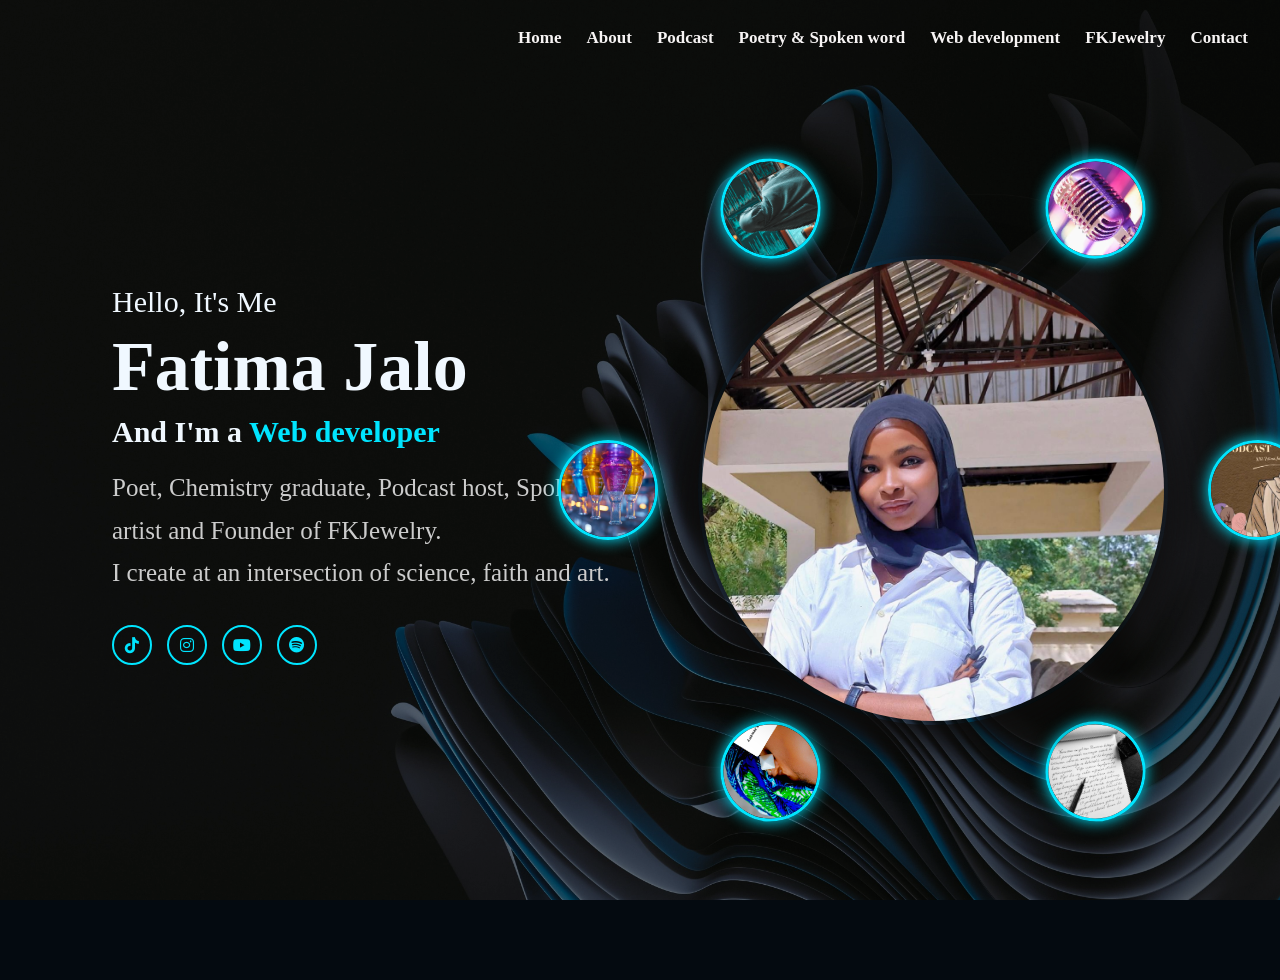
<file: index.html>
<!DOCTYPE html>
<html lang="en">
<head>
 <!--=====Meta & Basic Setup=====-->
 <meta charset="UTF-8">
 <meta http-equiv="X-UA Compatible" content="IE=EDGE">
 <meta name="viewport" content="width=device-width, initial-scale=1.0">
 <meta name="description" content="Fatima Jalo's portfolio">
 <meta name="keywords" content="web developer, chemistry, poetry, Jewlery, podcast host, nigeria">
 <meta name="author" content="Fatima Jalo">
 <meta property="og:title" content="Fatima Jalo's portfolio">
 <meta property="og:description" content="Creating at an intersection of science, faith and art">
 <meta property="og:type" content="website">
 <meta property="og:url" content="https://Fatima.dev">

 <!--=====Page Title=====-->
 <title>Home- Fatima Jalo</title>


<!--===== SEO Meta tags =====-->
 <meta name="description"
 content="Creating at an intersection of science, faith and art">
 <meta name="key words"
 content="web developer, chemist, poetry, Jewlery, podcast host, nigeria">
 <meta name="author"
 content="Fatima Jalo">

<!--Custom CSS======-->
 <link rel="stylesheet" href="css stylesheet.css">

 <link href="https://cdnjs.cloudflare.com/ajax/libs/font-awesome/6.5.0/css/all.min.css" rel="stylesheet">

 </head>
 

 <body>
  <div class="overlay">

  

 
   <!--=====Navbar=====-->
   <header>
    
  <nav class="navbar">
    <a href="index.html">Home</a>
    <a href="about.html">About</a>
    <a href="podcast.html">Podcast</a>
    <a href="poetry%20%26%20Spoken%20word.html">Poetry & Spoken word</a>
    <a href="Web%20development.html">Web development</a>
    <a href="fkjewelry.html">FKJewelry</a>
    <a href="contact.html">Contact</a>
</nav>
     
   </header>
   <main>
    
    <!--=====Hero Section=====-->
    <section class="hero">
        <div class="hero-text">
     <h3>Hello, It's Me</h3>
     <h1>Fatima Jalo</h1>
     <h2>And I'm a <span> Web developer</span></h2>
     <p>Poet, Chemistry graduate, Podcast host, Spoken word artist and Founder of FKJewelry.<br>I create at an intersection of science, faith and art.</p> 


     <!--=====Social links=====-->
     <div class="social-icons">
                <a href="https://www.tiktok.com/@fatimajalo" target="_blank" rel="noopener noreferrer" title="TikTok 1"><i class="fa-brands fa-tiktok"></i>
                <a href="https://www.instagram.com/e.ffkayy" target="_blank" rel="noopener noreferrer" title="Personal IG"><i class="fab fa-instagram"></i></a>
                <a href="https://youtube.com/@effkayy._jalo" target="_blank" rel="noopener noreferrer" title="Personal youtube"><i class="fab fa-youtube"></i></a>
               <a href="https://open.spotify.com/show/6qIzVNLpwldoMzjCNXjj7g?si=u0V_RJKcT9WDdpUdTmaJOg&utm_source=copy-link" target="_blank" rel="noopener noreferrer" title="Personal spotify" ><i class="fab fa-spotify"></i></a>
            </div>
        </div>


   
  <!-- Main photo -->
<div class="hero-image">
   <img src="WhatsApp Image 2026-08-05 at 4.56.08 AM.jpeg" width="500px" height="500px" class="circle main-photo">
   
 <!--===== Orbit images=====-->
  
<div class="orbit-container">
  
  <div class="orbit orbit1"><img src="pod img.jpeg" alt="Podcast" class="orbit-img img1" title="The Muslimah Podcast"></div>
  <div class="orbit orbit2"><img src="p icon.jpg" alt="Poetry" class="orbit-img img2" title="poetry"></div>
  <div class="orbit orbit3"><img src="fkj image.jpeg" alt="FKJewelry" class="orbit-img img3" title="FKJewelry"></div>
 <div class="orbit orbit4"><img src="beakers.jpg" alt="Chemistry" class="orbit-img img4" title="Chemistry"></div>
  <div class="orbit orbit5"> <img src="WEB D" alt="web dev" class="orbit-img img5" title="Web development"></div>
   <div class="orbit orbit6"><img src="mic.webp" alt="spoken word" class="orbit-img img6" title="spoken word"></div>

   </div>
   </div>


</div>
   </section>

  </div>

 


</main>





 




















</body>

















   















































</html>
</file>
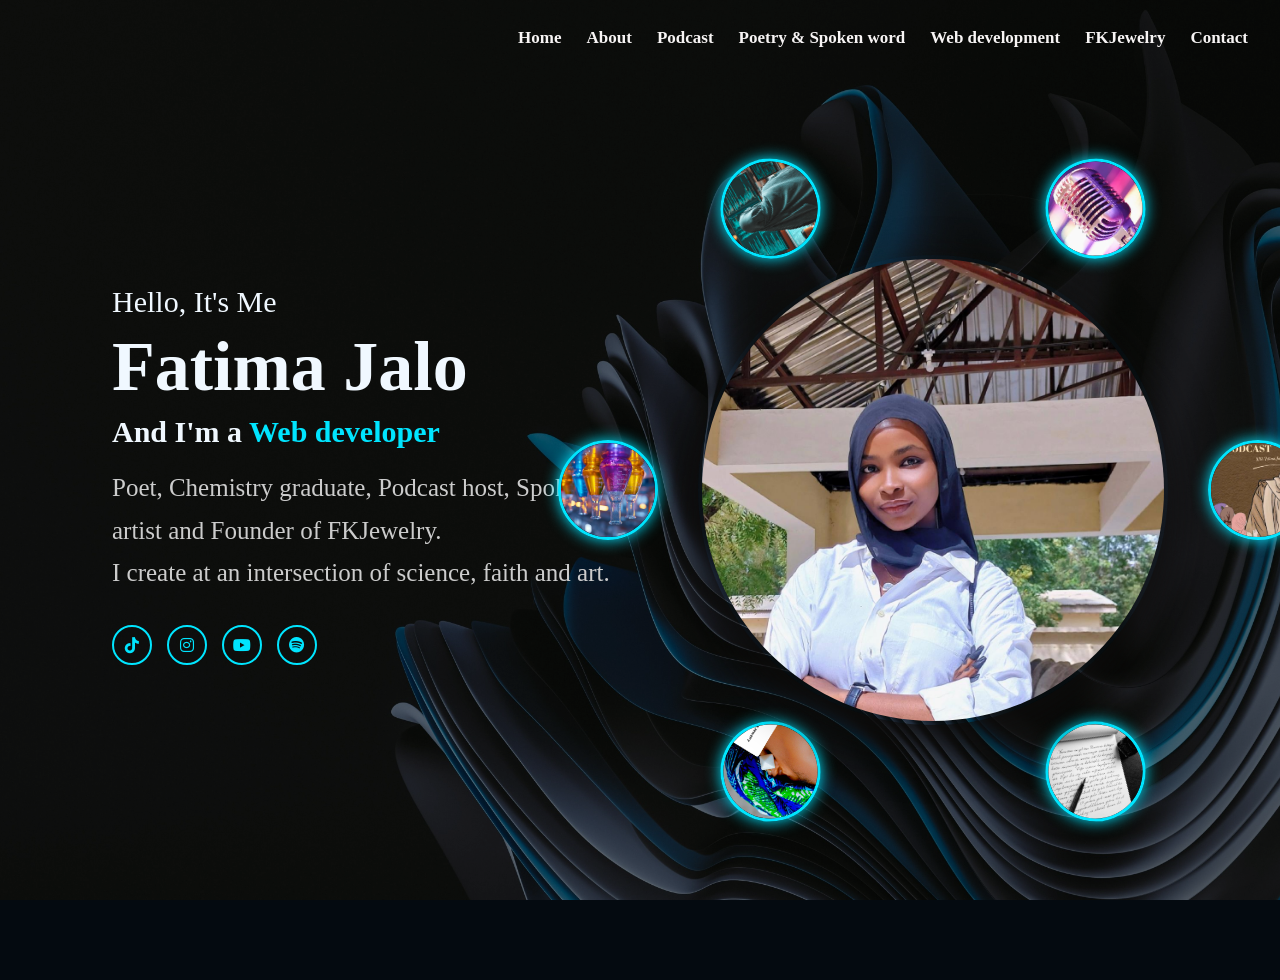
<file: Index.html>
<!DOCTYPE html>
<html lang="en">
<html>
<head>
 <!--=====Meta & Basic Setup=====-->
 <meta charset="UTF-8">
 <meta http-equiv="X-UA Compatible" content="IE=EDGE">
 <meta name="viewport" content="width=device-width, initial-scale=1.0">
 <meta name="description" content="Fatima Jalo's portfolio">
 <meta name="keywords" content="web developer, chemistry, poetry, Jewlery, podcast host, nigeria">
 <meta name="author" content="Fatima Jalo">
 <meta property="og:title" content="Fatima Jalo's portfolio">
 <meta property="og:description" content="Creating at an intersection of science, faith and art">
 <meta property="og:type" content="website">
 <meta property="og:url" content="https://Fatima.dev">

 <!--=====Page Title=====-->
 <title>Home- Fatima Jalo</title>

<!---=====Favicon=====-->
 <link href="WhatsApp Image 2026-08-05 at 4.56.08 AM.jpeg" rel="stylesheet">


<!--===== SEO Meta tags =====-->
 <meta name="description"
 content="Creating at an intersection of science, faith and art">
 <meta name="key words"
 content="web developer, chemist, poetry, Jewlery, podcast host, nigeria">
 <meta name="author"
 content="Fatima Jalo">

<!--Custom CSS======-->
 <link rel="stylesheet" href="css stylesheet.css">

 <link href="https://cdnjs.cloudflare.com/ajax/libs/font-awesome/6.5.0/css/all.min.css" rel="stylesheet">

 </head>
 

 <body>
  <div class="overlay">

  

 
   <!--=====Navbar=====-->
   <header>
    
     <nav class="navbar">
        <a href="Index.html.html">Home</a>
        <a href="About.html">About</a>
        <a href="Podcast.html">Podcast</a>
        <a href="Poetry & Spoken word.html">Poetry & Spoken word</a>
        <a href="Web development.html">Web development</a>
        <a href="FKJewelry.html">FKJewelry</a>
        <a href="Contact.html">Contact</a>
     </nav>
     
   </header>
   <main>
    
    <!--=====Hero Section=====-->
    <section class="hero">
        <div class="hero-text">
     <h3>Hello, It's Me</h3>
     <h1>Fatima Jalo</h1>
     <h2>And I'm a <span> Web developer</span></h2>
     <p>Poet, Chemistry graduate, Podcast host, Spoken word artist and Founder of FKJewelry.<br>I create at an intersection of science, faith and art.</p> 


     <!--=====Social links=====-->
     <div class="social-icons">
                <a href="https://www.tiktok.com/@fatimajalo" target="_blank" rel="noopener noreferrer" title="TikTok 1"><i class="fa-brands fa-tiktok"></i>
                <a href="https://www.instagram.com/e.ffkayy" target="_blank" rel="noopener noreferrer" title="Personal IG"><i class="fab fa-instagram"></i></a>
                <a href="https://youtube.com/@effkayy._jalo" target="_blank" rel="noopener noreferrer" title="Personal youtube"><i class="fab fa-youtube"></i></a>
               <a href="https://open.spotify.com/show/6qIzVNLpwldoMzjCNXjj7g?si=u0V_RJKcT9WDdpUdTmaJOg&utm_source=copy-link" target="_blank" rel="noopener noreferrer" title="Personal spotify" ><i class="fab fa-spotify"></i></a>
            </div>
        </div>


   
  <!-- Main photo -->
<div class="hero-image">
   <img src="WhatsApp Image 2026-08-05 at 4.56.08 AM.jpeg" width="500px" height="500px" class="circle main-photo">
   
 <!--===== Orbit images=====-->
  
<div class="orbit-container">
  
  <div class="orbit orbit1"><img src="pod img.jpeg" alt="Podcast" class="orbit-img img1" title="The Muslimah Podcast"></div>
  <div class="orbit orbit2"><img src="p icon.jpg" alt="Poetry" class="orbit-img img2" title="poetry"></div>
  <div class="orbit orbit3"><img src="fkj image.jpeg" alt="FKJewelry" class="orbit-img img3" title="FKJewelry"></div>
 <div class="orbit orbit4"><img src="beakers.jpg" alt="Chemistry" class="orbit-img img4" title="Chemistry"></div>
  <div class="orbit orbit5"> <img src="WEB D" alt="web dev" class="orbit-img img5" title="Web development"></div>
   <div class="orbit orbit6"><img src="mic.webp" alt="spoken word" class="orbit-img img6" title="spoken word"></div>

   </div>
   </div>


</div>
   </section>

  </div>

 


</main>





 




















</body>

















   















































</html>
</file>
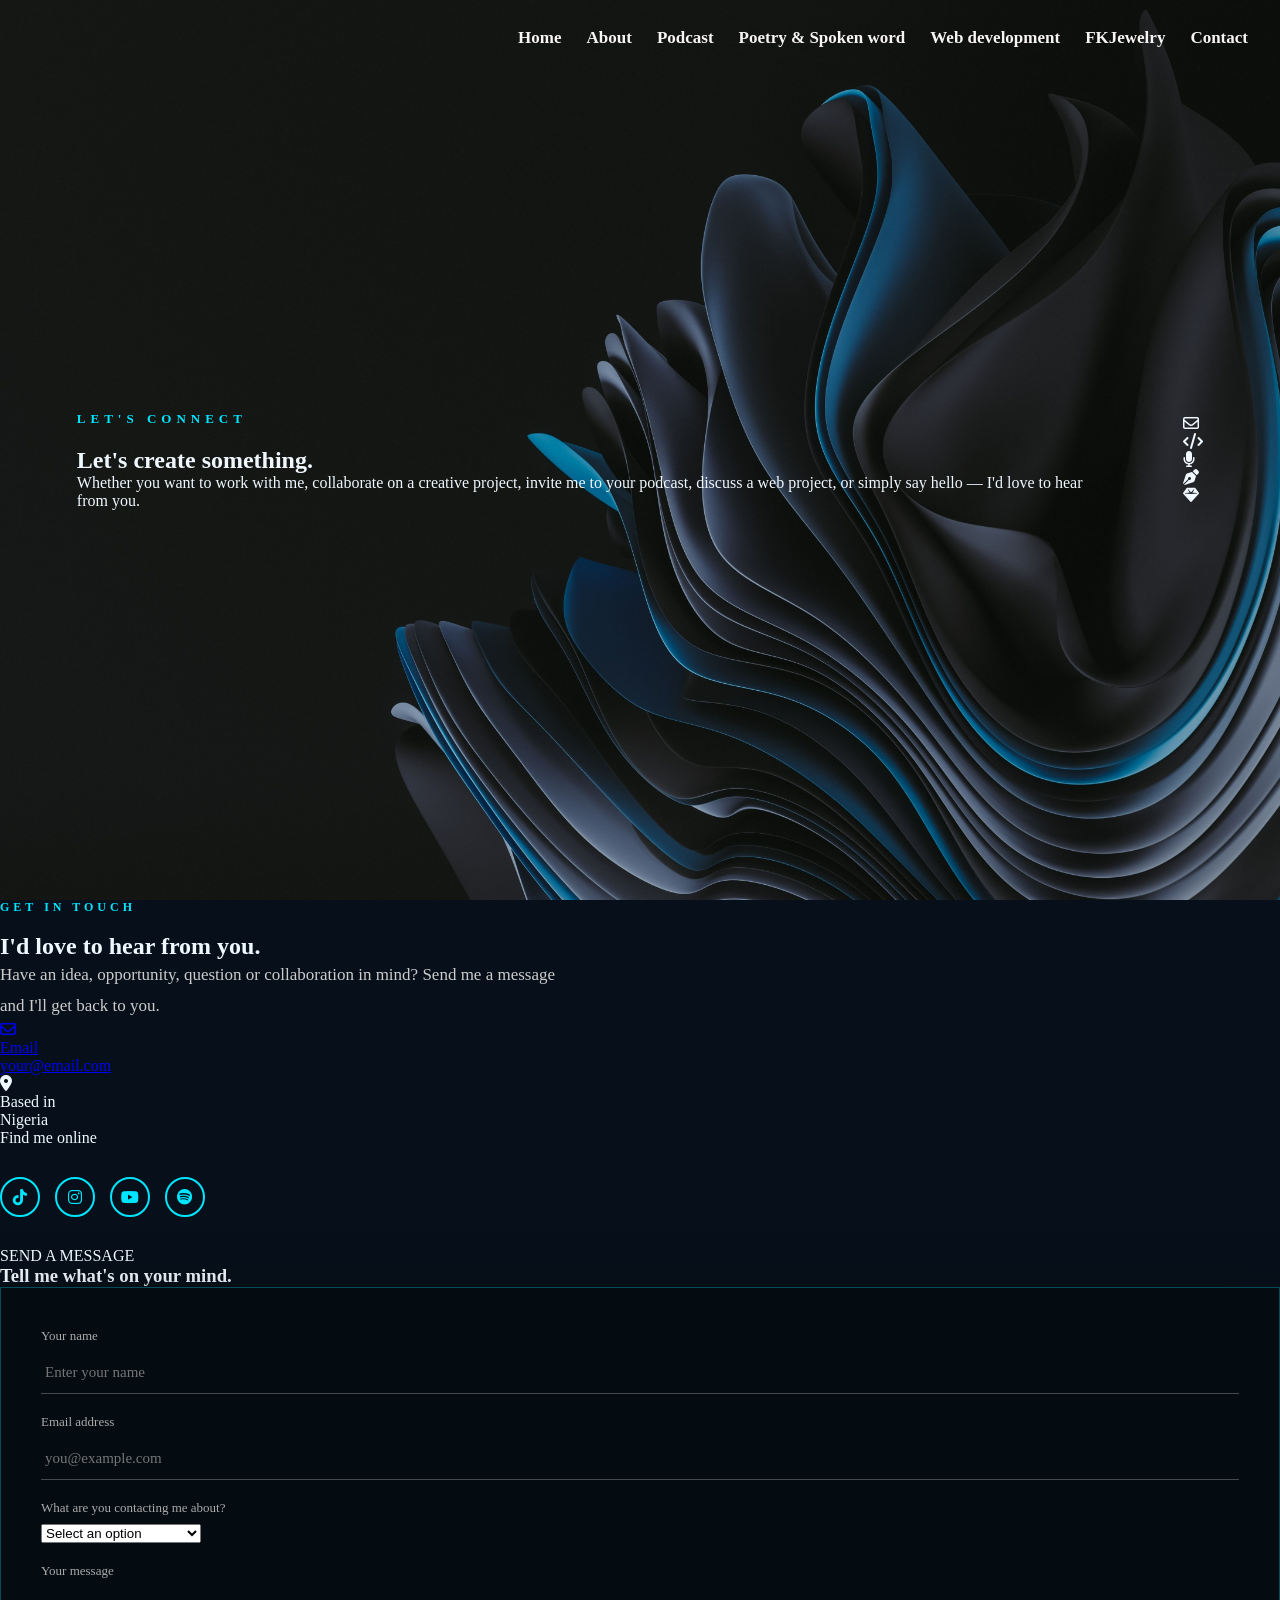
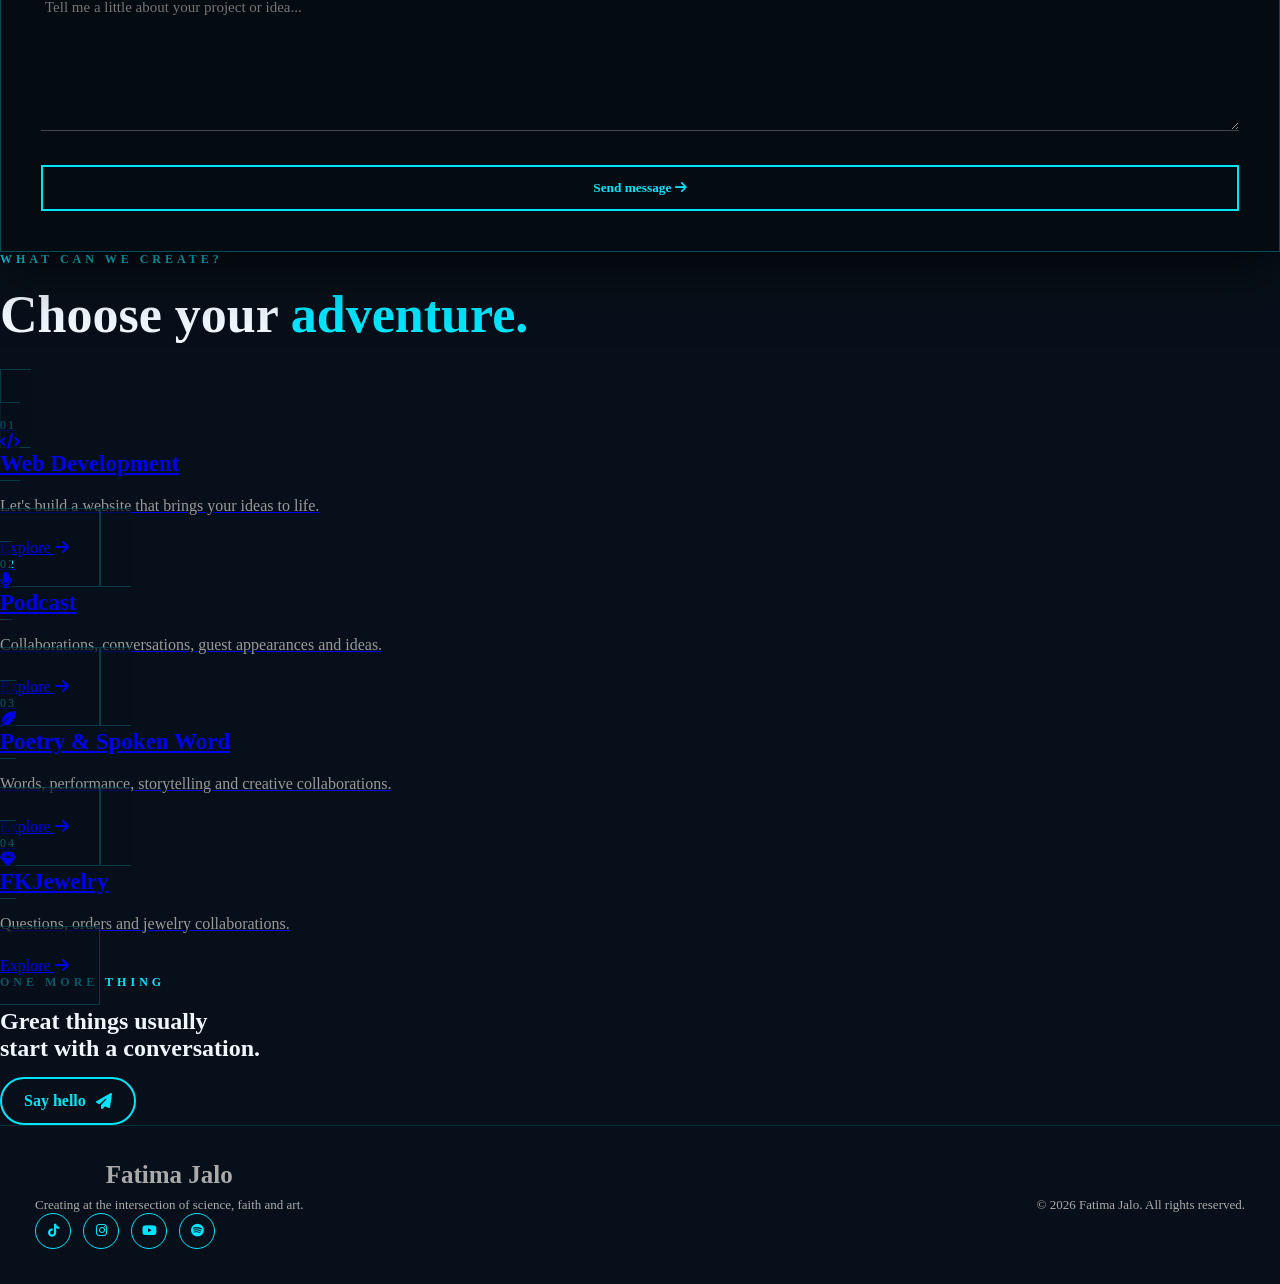
<file: contact.html>
<!DOCTYPE html>
<html lang="en">

<head>

    <!-- ===== Meta & Basic Setup ===== -->
    <meta charset="UTF-8">
    <meta http-equiv="X-UA-Compatible" content="IE=edge">
    <meta name="viewport" content="width=device-width, initial-scale=1.0">

    <meta name="description"
          content="Contact Fatima Jalo for web development, podcast collaborations, poetry, spoken word and FKJewelry enquiries.">

    <meta name="keywords"
          content="Fatima Jalo, contact, web developer, podcast, poetry, spoken word, FKJewelry, Nigeria">

    <meta name="author" content="Fatima Jalo">

    <title>Contact — Fatima Jalo</title>

    <!-- ===== Font Awesome ===== -->
    <link
        href="https://cdnjs.cloudflare.com/ajax/libs/font-awesome/6.5.0/css/all.min.css"
        rel="stylesheet">

    <!-- ===== Contact CSS ===== -->
    <link rel="stylesheet" href="css stylesheet.css">

</head>


<body>

<div class="contact-page">


    <!-- ================= NAVBAR ================= -->

    <header>

       <nav class="navbar">
    <a href="index.html">Home</a>
    <a href="about.html">About</a>
    <a href="podcast.html">Podcast</a>
    <a href="poetry%20%26%20Spoken%20word.html">Poetry & Spoken word</a>
    <a href="web%20development.html">Web development</a>
    <a href="fkjewelry.html">FKJewelry</a>
    <a href="contact.html">Contact</a>
</nav>
    </header>



    <!-- ================= HERO ================= -->

    <main>

        <section class="contact-hero">

            <div class="contact-heading">

                <p class="eyebrow">
                    LET'S CONNECT
                </p>

                <h1>
                    Let's create
                    <span>something.</span>
                </h1>

                <p class="intro">

                    Whether you want to work with me, collaborate on
                    a creative project, invite me to your podcast,
                    discuss a web project, or simply say hello —
                    I'd love to hear from you.

                </p>

            </div>


            <!-- ===== Contact Illustration ===== -->

            <div class="contact-orbit">

                <div class="orbit-circle"></div>

                <div class="orbit-circle second"></div>

                <div class="center-icon">

                    <i class="fa-regular fa-envelope"></i>

                </div>

                <div class="floating-icon icon-one">
                    <i class="fa-solid fa-code"></i>
                </div>

                <div class="floating-icon icon-two">
                    <i class="fa-solid fa-microphone"></i>
                </div>

                <div class="floating-icon icon-three">
                    <i class="fa-solid fa-pen-nib"></i>
                </div>

                <div class="floating-icon icon-four">
                    <i class="fa-solid fa-gem"></i>
                </div>

            </div>

        </section>



        <!-- ================= CONTACT CONTENT ================= -->

        <section class="contact-section">


            <!-- ===== Contact Information ===== -->

            <div class="contact-information">

                <p class="section-label">
                    GET IN TOUCH
                </p>

                <h2>
                    I'd love to
                    <span>hear from you.</span>
                </h2>

                <p class="description">

                    Have an idea, opportunity, question or
                    collaboration in mind? Send me a message
                    and I'll get back to you.

                </p>



                <!-- Email -->

                <a
                    href="mailto:your@email.com"
                    class="contact-item">

                    <div class="contact-icon">

                        <i class="fa-regular fa-envelope"></i>

                    </div>

                    <div>

                        <span>Email</span>

                        <p>
                            your@email.com
                        </p>

                    </div>

                </a>



                <!-- Location -->

                <div class="contact-item">

                    <div class="contact-icon">

                        <i class="fa-solid fa-location-dot"></i>

                    </div>

                    <div>

                        <span>Based in</span>

                        <p>
                            Nigeria
                        </p>

                    </div>

                </div>



                <!-- Social Media -->

                <div class="social-area">

                    <span>
                        Find me online
                    </span>

                    <div class="social-icons">

                        <a
                            href="https://www.tiktok.com/@fatimajalo"
                            target="_blank"
                            rel="noopener noreferrer"
                            title="TikTok">

                            <i class="fa-brands fa-tiktok"></i>

                        </a>


                        <a
                            href="https://www.instagram.com/e.ffkayy"
                            target="_blank"
                            rel="noopener noreferrer"
                            title="Instagram">

                            <i class="fa-brands fa-instagram"></i>

                        </a>


                        <a
                            href="https://youtube.com/@effkayy._jalo"
                            target="_blank"
                            rel="noopener noreferrer"
                            title="YouTube">

                            <i class="fa-brands fa-youtube"></i>

                        </a>


                        <a
                            href="https://open.spotify.com/show/6qIzVNLpwldoMzjCNXjj7g"
                            target="_blank"
                            rel="noopener noreferrer"
                            title="Spotify">

                            <i class="fa-brands fa-spotify"></i>

                        </a>

                    </div>

                </div>

            </div>



            <!-- ===== Contact Form ===== -->

            <div class="contact-form-container">

                <div class="form-header">

                    <p>
                        SEND A MESSAGE
                    </p>

                    <h3>
                        Tell me what's
                        <span>on your mind.</span>
                    </h3>

                </div>


                <form
                    action="#"
                    method="POST"
                    class="contact-form">


                    <!-- Name -->

                    <div class="form-group">

                        <label for="name">
                            Your name
                        </label>

                        <input
                            type="text"
                            id="name"
                            name="name"
                            placeholder="Enter your name"
                            required>

                    </div>



                    <!-- Email -->

                    <div class="form-group">

                        <label for="email">
                            Email address
                        </label>

                        <input
                            type="email"
                            id="email"
                            name="email"
                            placeholder="you@example.com"
                            required>

                    </div>



                    <!-- Subject -->

                    <div class="form-group">

                        <label for="subject">
                            What are you contacting me about?
                        </label>

                        <select
                            id="subject"
                            name="subject"
                            required>

                            <option value="">
                                Select an option
                            </option>

                            <option value="web-development">
                                Web Development
                            </option>

                            <option value="podcast">
                                Podcast / Collaboration
                            </option>

                            <option value="poetry">
                                Poetry / Spoken Word
                            </option>

                            <option value="fkjewelry">
                                FKJewelry
                            </option>

                            <option value="other">
                                Other

                            </option>

                        </select>

                    </div>



                    <!-- Message -->

                    <div class="form-group">

                        <label for="message">
                            Your message
                        </label>

                        <textarea
                            id="message"
                            name="message"
                            rows="7"
                            placeholder="Tell me a little about your project or idea..."
                            required></textarea>

                    </div>



                    <!-- Submit -->

                    <button
                        type="submit"
                        class="submit-button">

                        Send message

                        <i class="fa-solid fa-arrow-right"></i>

                    </button>

                </form>

            </div>

        </section>



        <!-- ================= SERVICES ================= -->

        <section class="contact-services">

            <div class="services-heading">

                <p class="section-label">
                    WHAT CAN WE CREATE?
                </p>

                <h2>
                    Choose your
                    <span>adventure.</span>
                </h2>

            </div>



            <div class="service-grid">


                <!-- Web -->

                <a
                    href="Web development.html"
                    class="service-card">

                    <div class="service-number">
                        01
                    </div>

                    <i class="fa-solid fa-code"></i>

                    <h3>
                        Web Development
                    </h3>

                    <p>
                        Let's build a website that brings
                        your ideas to life.
                    </p>

                    <span class="service-link">
                        Explore
                        <i class="fa-solid fa-arrow-right"></i>
                    </span>

                </a>



                <!-- Podcast -->

                <a
                    href="Podcast.html"
                    class="service-card">

                    <div class="service-number">
                        02
                    </div>

                    <i class="fa-solid fa-microphone"></i>

                    <h3>
                        Podcast
                    </h3>

                    <p>
                        Collaborations, conversations,
                        guest appearances and ideas.
                    </p>

                    <span class="service-link">
                        Explore
                        <i class="fa-solid fa-arrow-right"></i>
                    </span>

                </a>



                <!-- Poetry -->

                <a
                    href="Poetry & Spoken word.html"
                    class="service-card">

                    <div class="service-number">
                        03
                    </div>

                    <i class="fa-solid fa-feather-pointed"></i>

                    <h3>
                        Poetry & Spoken Word
                    </h3>

                    <p>
                        Words, performance, storytelling
                        and creative collaborations.
                    </p>

                    <span class="service-link">
                        Explore
                        <i class="fa-solid fa-arrow-right"></i>
                    </span>

                </a>



                <!-- FKJewelry -->

                <a
                    href="FKJewelry.html"
                    class="service-card">

                    <div class="service-number">
                        04
                    </div>

                    <i class="fa-solid fa-gem"></i>

                    <h3>
                        FKJewelry
                    </h3>

                    <p>
                        Questions, orders and
                        jewelry collaborations.
                    </p>

                    <span class="service-link">
                        Explore
                        <i class="fa-solid fa-arrow-right"></i>
                    </span>

                </a>

            </div>

        </section>



        <!-- ================= FINAL CTA ================= -->

        <section class="final-cta">

            <div class="cta-glow"></div>

            <p class="section-label">
                ONE MORE THING
            </p>

            <h2>
                Great things usually
                <br>
                start with a
                <span>conversation.</span>
            </h2>

            <a
                href="mailto:your@email.com"
                class="cta-button">

                Say hello

                <i class="fa-solid fa-paper-plane"></i>

            </a>

        </section>

    </main>



    <!-- ================= FOOTER ================= -->

    <footer>

        <div class="footer-content">

            <div>

                <h3>
                    Fatima Jalo
                </h3>

                <p>
                    Creating at the intersection of
                    science, faith and art.
                </p>

            </div>


            <div class="footer-socials">

                <a
                    href="https://www.tiktok.com/@fatimajalo"
                    target="_blank"
                    rel="noopener noreferrer">

                    <i class="fa-brands fa-tiktok"></i>

                </a>


                <a
                    href="https://www.instagram.com/e.ffkayy"
                    target="_blank"
                    rel="noopener noreferrer">

                    <i class="fa-brands fa-instagram"></i>

                </a>


                <a
                    href="https://youtube.com/@effkayy._jalo"
                    target="_blank"
                    rel="noopener noreferrer">

                    <i class="fa-brands fa-youtube"></i>

                </a>


                <a
                    href="https://open.spotify.com/show/6qIzVNLpwldoMzjCNXjj7g"
                    target="_blank"
                    rel="noopener noreferrer">

                    <i class="fa-brands fa-spotify"></i>

                </a>

            </div>

        </div>


        <div class="copyright">

            © 2026 Fatima Jalo. All rights reserved.

        </div>

    </footer>


</div>

</body>

</html>
</file>
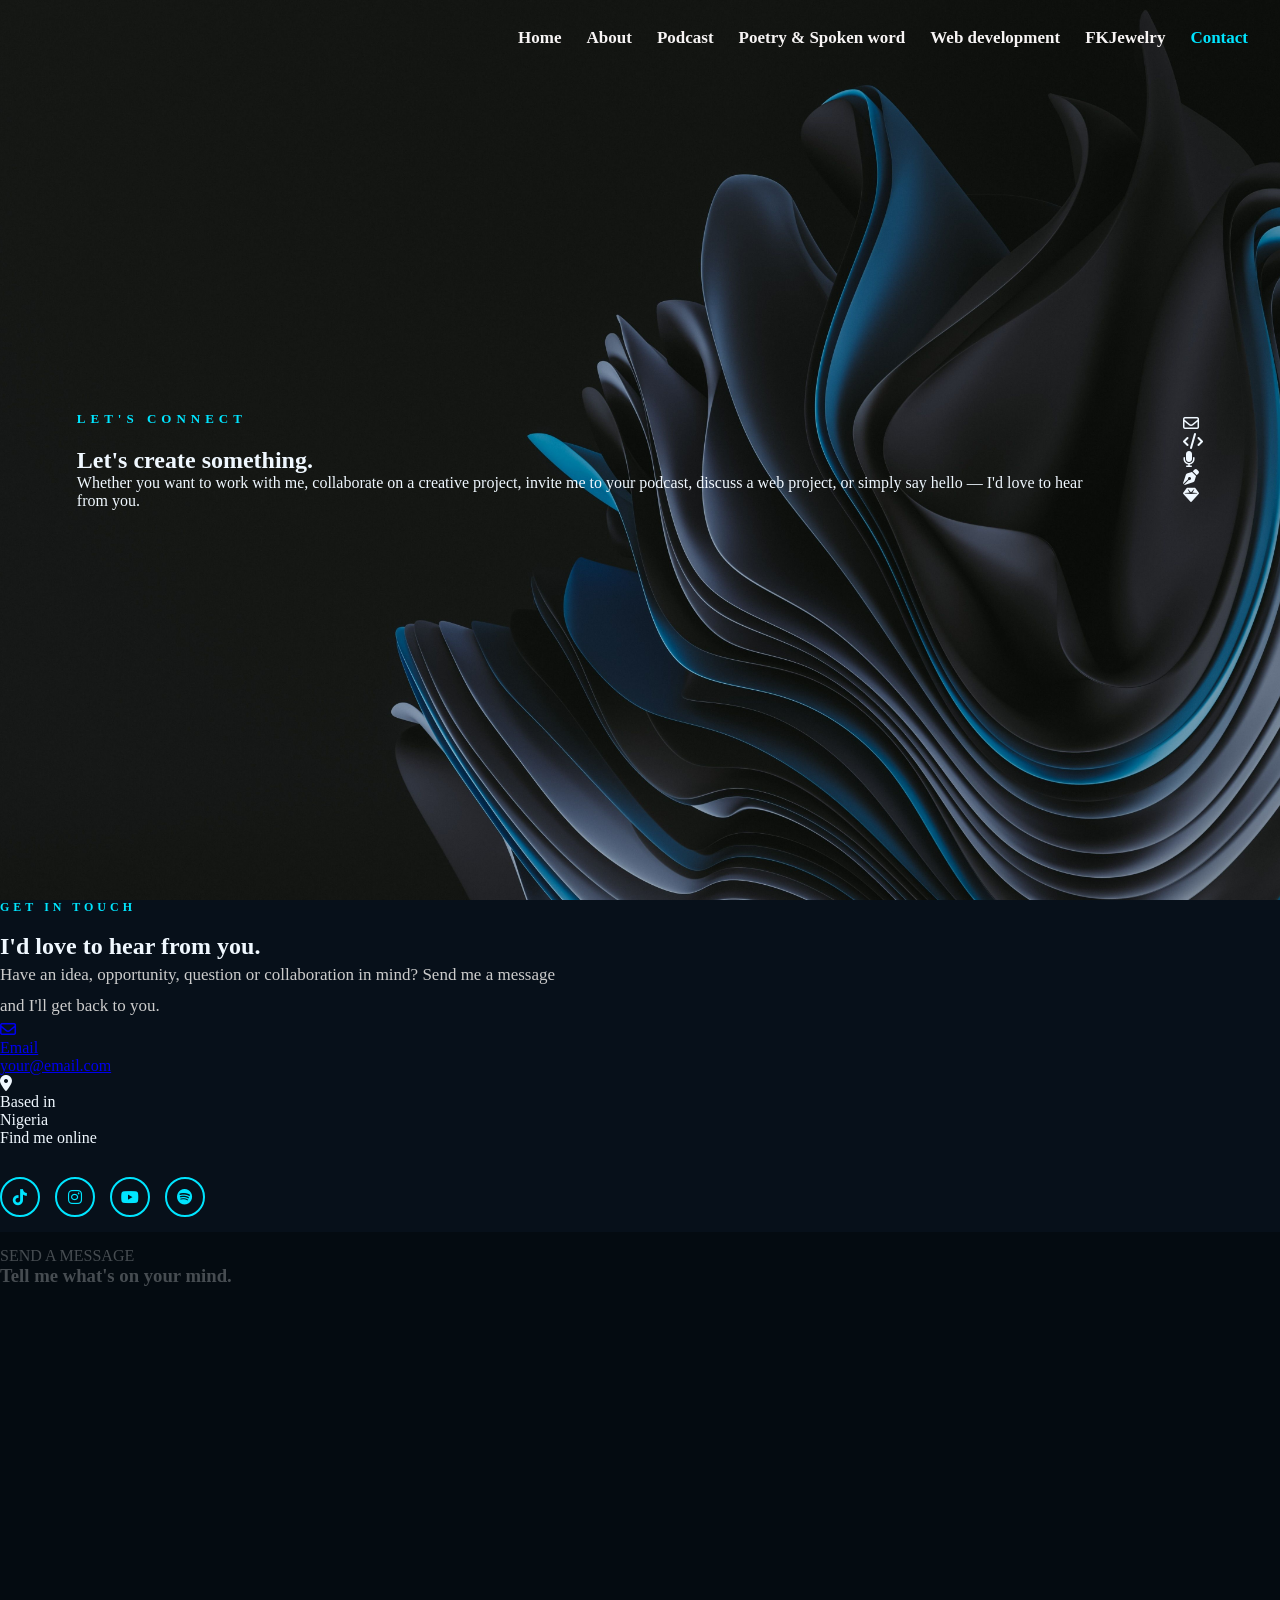
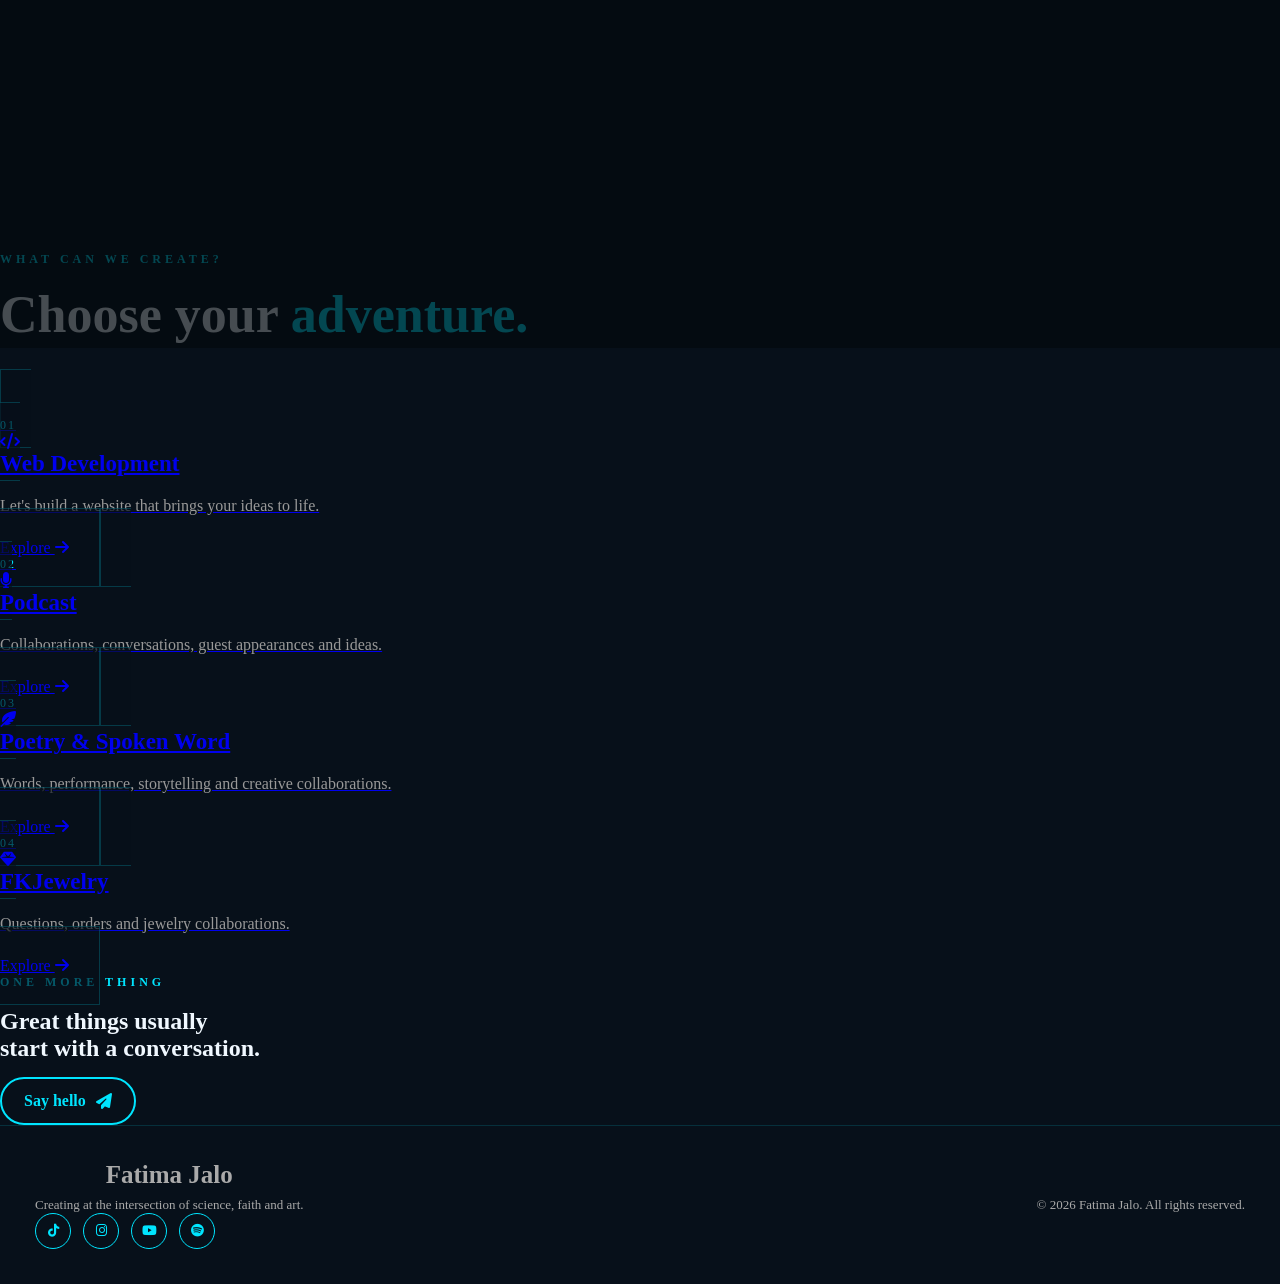
<file: Contact.html>
<!DOCTYPE html>
<html lang="en">

<head>

    <!-- ===== Meta & Basic Setup ===== -->
    <meta charset="UTF-8">
    <meta http-equiv="X-UA-Compatible" content="IE=edge">
    <meta name="viewport" content="width=device-width, initial-scale=1.0">

    <meta name="description"
          content="Contact Fatima Jalo for web development, podcast collaborations, poetry, spoken word and FKJewelry enquiries.">

    <meta name="keywords"
          content="Fatima Jalo, contact, web developer, podcast, poetry, spoken word, FKJewelry, Nigeria">

    <meta name="author" content="Fatima Jalo">

    <title>Contact — Fatima Jalo</title>

    <!-- ===== Font Awesome ===== -->
    <link
        href="https://cdnjs.cloudflare.com/ajax/libs/font-awesome/6.5.0/css/all.min.css"
        rel="stylesheet">

    <!-- ===== Contact CSS ===== -->
    <link rel="stylesheet" href="css stylesheet.css">

</head>


<body>

<div class="contact-page">


    <!-- ================= NAVBAR ================= -->

    <header>

        <nav class="navbar">

            <a href="Index.html.html">Home</a>

            <a href="About.html">About</a>

            <a href="Podcast.html">Podcast</a>

            <a href="Poetry & Spoken word.html">
                Poetry & Spoken word
            </a>

            <a href="Web development.html">
                Web development
            </a>

            <a href="FKJewelry.html">
                FKJewelry
            </a>

            <a href="Contact.html" class="active">
                Contact
            </a>

        </nav>

    </header>



    <!-- ================= HERO ================= -->

    <main>

        <section class="contact-hero">

            <div class="contact-heading">

                <p class="eyebrow">
                    LET'S CONNECT
                </p>

                <h1>
                    Let's create
                    <span>something.</span>
                </h1>

                <p class="intro">

                    Whether you want to work with me, collaborate on
                    a creative project, invite me to your podcast,
                    discuss a web project, or simply say hello —
                    I'd love to hear from you.

                </p>

            </div>


            <!-- ===== Contact Illustration ===== -->

            <div class="contact-orbit">

                <div class="orbit-circle"></div>

                <div class="orbit-circle second"></div>

                <div class="center-icon">

                    <i class="fa-regular fa-envelope"></i>

                </div>

                <div class="floating-icon icon-one">
                    <i class="fa-solid fa-code"></i>
                </div>

                <div class="floating-icon icon-two">
                    <i class="fa-solid fa-microphone"></i>
                </div>

                <div class="floating-icon icon-three">
                    <i class="fa-solid fa-pen-nib"></i>
                </div>

                <div class="floating-icon icon-four">
                    <i class="fa-solid fa-gem"></i>
                </div>

            </div>

        </section>



        <!-- ================= CONTACT CONTENT ================= -->

        <section class="contact-section">


            <!-- ===== Contact Information ===== -->

            <div class="contact-information">

                <p class="section-label">
                    GET IN TOUCH
                </p>

                <h2>
                    I'd love to
                    <span>hear from you.</span>
                </h2>

                <p class="description">

                    Have an idea, opportunity, question or
                    collaboration in mind? Send me a message
                    and I'll get back to you.

                </p>



                <!-- Email -->

                <a
                    href="mailto:your@email.com"
                    class="contact-item">

                    <div class="contact-icon">

                        <i class="fa-regular fa-envelope"></i>

                    </div>

                    <div>

                        <span>Email</span>

                        <p>
                            your@email.com
                        </p>

                    </div>

                </a>



                <!-- Location -->

                <div class="contact-item">

                    <div class="contact-icon">

                        <i class="fa-solid fa-location-dot"></i>

                    </div>

                    <div>

                        <span>Based in</span>

                        <p>
                            Nigeria
                        </p>

                    </div>

                </div>



                <!-- Social Media -->

                <div class="social-area">

                    <span>
                        Find me online
                    </span>

                    <div class="social-icons">

                        <a
                            href="https://www.tiktok.com/@fatimajalo"
                            target="_blank"
                            rel="noopener noreferrer"
                            title="TikTok">

                            <i class="fa-brands fa-tiktok"></i>

                        </a>


                        <a
                            href="https://www.instagram.com/e.ffkayy"
                            target="_blank"
                            rel="noopener noreferrer"
                            title="Instagram">

                            <i class="fa-brands fa-instagram"></i>

                        </a>


                        <a
                            href="https://youtube.com/@effkayy._jalo"
                            target="_blank"
                            rel="noopener noreferrer"
                            title="YouTube">

                            <i class="fa-brands fa-youtube"></i>

                        </a>


                        <a
                            href="https://open.spotify.com/show/6qIzVNLpwldoMzjCNXjj7g"
                            target="_blank"
                            rel="noopener noreferrer"
                            title="Spotify">

                            <i class="fa-brands fa-spotify"></i>

                        </a>

                    </div>

                </div>

            </div>



            <!-- ===== Contact Form ===== -->

            <div class="contact-form-container">

                <div class="form-header">

                    <p>
                        SEND A MESSAGE
                    </p>

                    <h3>
                        Tell me what's
                        <span>on your mind.</span>
                    </h3>

                </div>


                <form
                    action="#"
                    method="POST"
                    class="contact-form">


                    <!-- Name -->

                    <div class="form-group">

                        <label for="name">
                            Your name
                        </label>

                        <input
                            type="text"
                            id="name"
                            name="name"
                            placeholder="Enter your name"
                            required>

                    </div>



                    <!-- Email -->

                    <div class="form-group">

                        <label for="email">
                            Email address
                        </label>

                        <input
                            type="email"
                            id="email"
                            name="email"
                            placeholder="you@example.com"
                            required>

                    </div>



                    <!-- Subject -->

                    <div class="form-group">

                        <label for="subject">
                            What are you contacting me about?
                        </label>

                        <select
                            id="subject"
                            name="subject"
                            required>

                            <option value="">
                                Select an option
                            </option>

                            <option value="web-development">
                                Web Development
                            </option>

                            <option value="podcast">
                                Podcast / Collaboration
                            </option>

                            <option value="poetry">
                                Poetry / Spoken Word
                            </option>

                            <option value="fkjewelry">
                                FKJewelry
                            </option>

                            <option value="other">
                                Other

                            </option>

                        </select>

                    </div>



                    <!-- Message -->

                    <div class="form-group">

                        <label for="message">
                            Your message
                        </label>

                        <textarea
                            id="message"
                            name="message"
                            rows="7"
                            placeholder="Tell me a little about your project or idea..."
                            required></textarea>

                    </div>



                    <!-- Submit -->

                    <button
                        type="submit"
                        class="submit-button">

                        Send message

                        <i class="fa-solid fa-arrow-right"></i>

                    </button>

                </form>

            </div>

        </section>



        <!-- ================= SERVICES ================= -->

        <section class="contact-services">

            <div class="services-heading">

                <p class="section-label">
                    WHAT CAN WE CREATE?
                </p>

                <h2>
                    Choose your
                    <span>adventure.</span>
                </h2>

            </div>



            <div class="service-grid">


                <!-- Web -->

                <a
                    href="Web development.html"
                    class="service-card">

                    <div class="service-number">
                        01
                    </div>

                    <i class="fa-solid fa-code"></i>

                    <h3>
                        Web Development
                    </h3>

                    <p>
                        Let's build a website that brings
                        your ideas to life.
                    </p>

                    <span class="service-link">
                        Explore
                        <i class="fa-solid fa-arrow-right"></i>
                    </span>

                </a>



                <!-- Podcast -->

                <a
                    href="Podcast.html"
                    class="service-card">

                    <div class="service-number">
                        02
                    </div>

                    <i class="fa-solid fa-microphone"></i>

                    <h3>
                        Podcast
                    </h3>

                    <p>
                        Collaborations, conversations,
                        guest appearances and ideas.
                    </p>

                    <span class="service-link">
                        Explore
                        <i class="fa-solid fa-arrow-right"></i>
                    </span>

                </a>



                <!-- Poetry -->

                <a
                    href="Poetry & Spoken word.html"
                    class="service-card">

                    <div class="service-number">
                        03
                    </div>

                    <i class="fa-solid fa-feather-pointed"></i>

                    <h3>
                        Poetry & Spoken Word
                    </h3>

                    <p>
                        Words, performance, storytelling
                        and creative collaborations.
                    </p>

                    <span class="service-link">
                        Explore
                        <i class="fa-solid fa-arrow-right"></i>
                    </span>

                </a>



                <!-- FKJewelry -->

                <a
                    href="FKJewelry.html"
                    class="service-card">

                    <div class="service-number">
                        04
                    </div>

                    <i class="fa-solid fa-gem"></i>

                    <h3>
                        FKJewelry
                    </h3>

                    <p>
                        Questions, orders and
                        jewelry collaborations.
                    </p>

                    <span class="service-link">
                        Explore
                        <i class="fa-solid fa-arrow-right"></i>
                    </span>

                </a>

            </div>

        </section>



        <!-- ================= FINAL CTA ================= -->

        <section class="final-cta">

            <div class="cta-glow"></div>

            <p class="section-label">
                ONE MORE THING
            </p>

            <h2>
                Great things usually
                <br>
                start with a
                <span>conversation.</span>
            </h2>

            <a
                href="mailto:your@email.com"
                class="cta-button">

                Say hello

                <i class="fa-solid fa-paper-plane"></i>

            </a>

        </section>

    </main>



    <!-- ================= FOOTER ================= -->

    <footer>

        <div class="footer-content">

            <div>

                <h3>
                    Fatima Jalo
                </h3>

                <p>
                    Creating at the intersection of
                    science, faith and art.
                </p>

            </div>


            <div class="footer-socials">

                <a
                    href="https://www.tiktok.com/@fatimajalo"
                    target="_blank"
                    rel="noopener noreferrer">

                    <i class="fa-brands fa-tiktok"></i>

                </a>


                <a
                    href="https://www.instagram.com/e.ffkayy"
                    target="_blank"
                    rel="noopener noreferrer">

                    <i class="fa-brands fa-instagram"></i>

                </a>


                <a
                    href="https://youtube.com/@effkayy._jalo"
                    target="_blank"
                    rel="noopener noreferrer">

                    <i class="fa-brands fa-youtube"></i>

                </a>


                <a
                    href="https://open.spotify.com/show/6qIzVNLpwldoMzjCNXjj7g"
                    target="_blank"
                    rel="noopener noreferrer">

                    <i class="fa-brands fa-spotify"></i>

                </a>

            </div>

        </div>


        <div class="copyright">

            © 2026 Fatima Jalo. All rights reserved.

        </div>

    </footer>


</div>

</body>

</html>
</file>
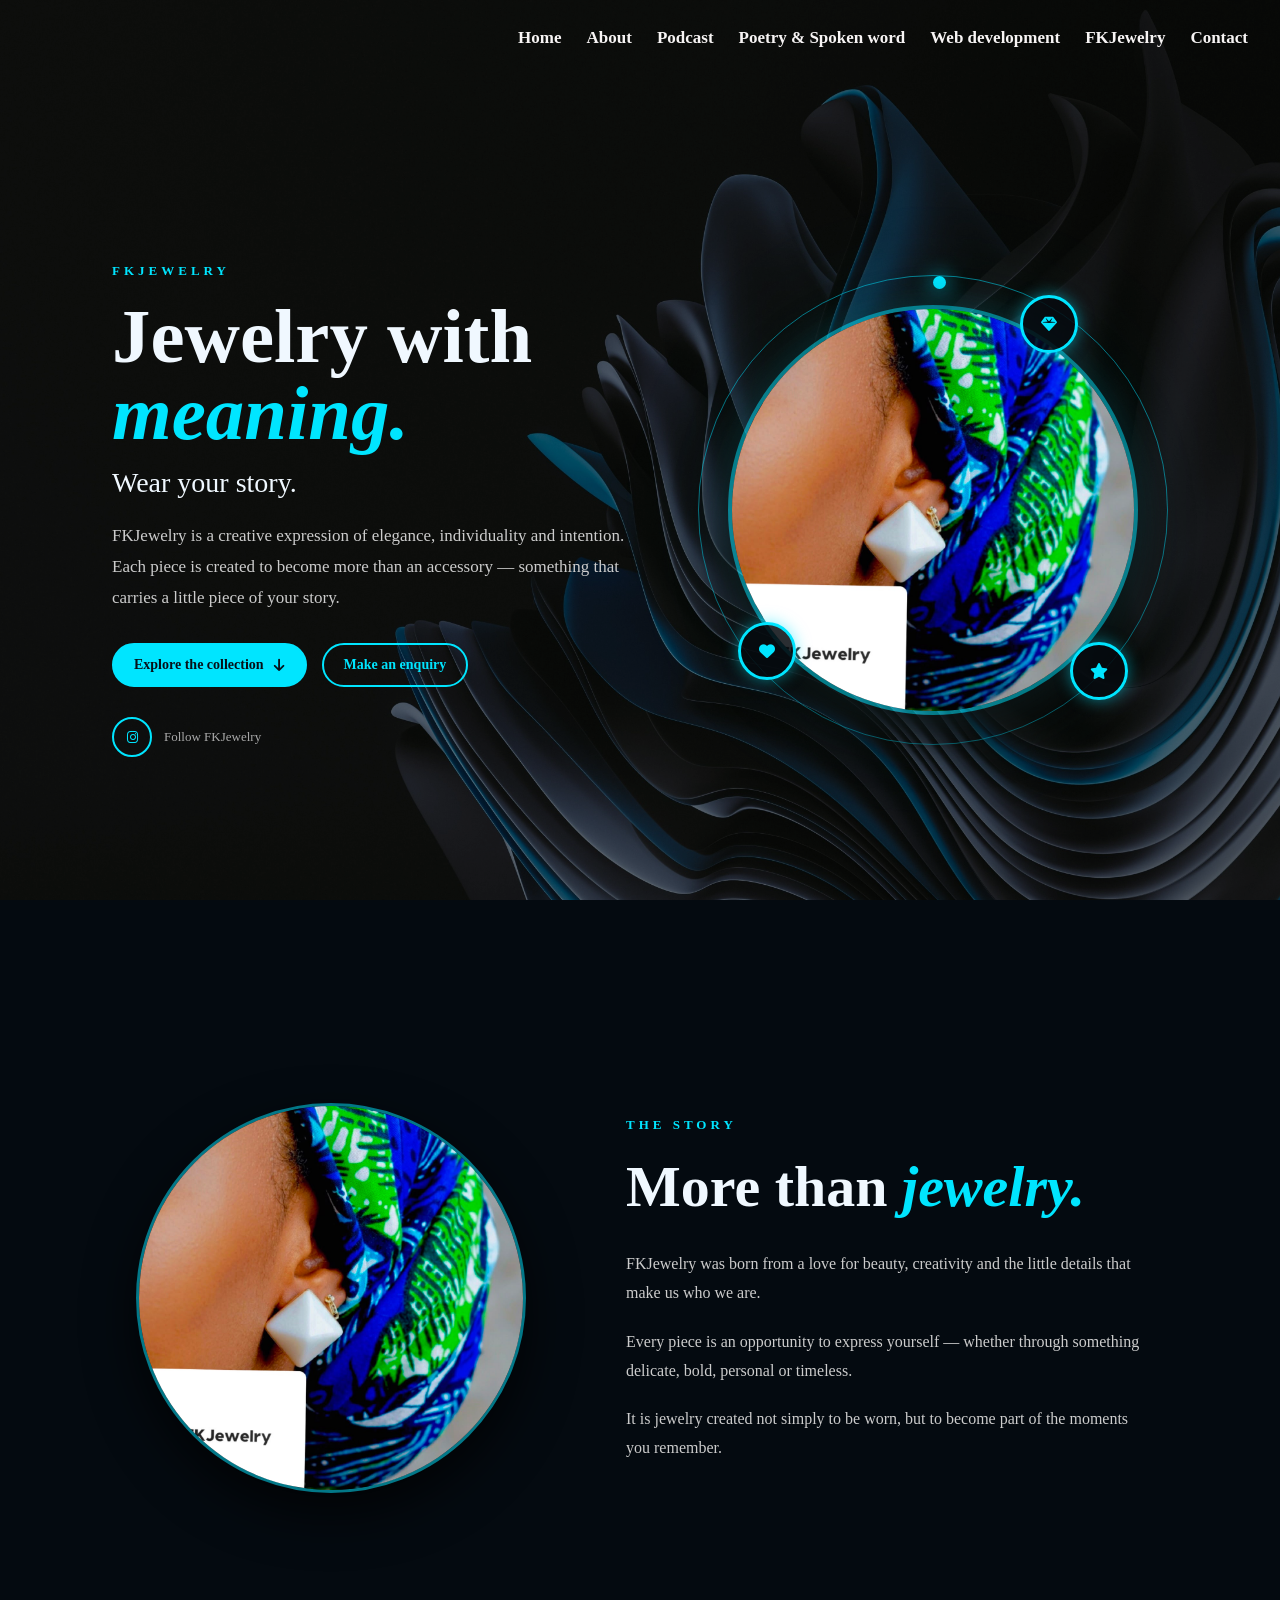
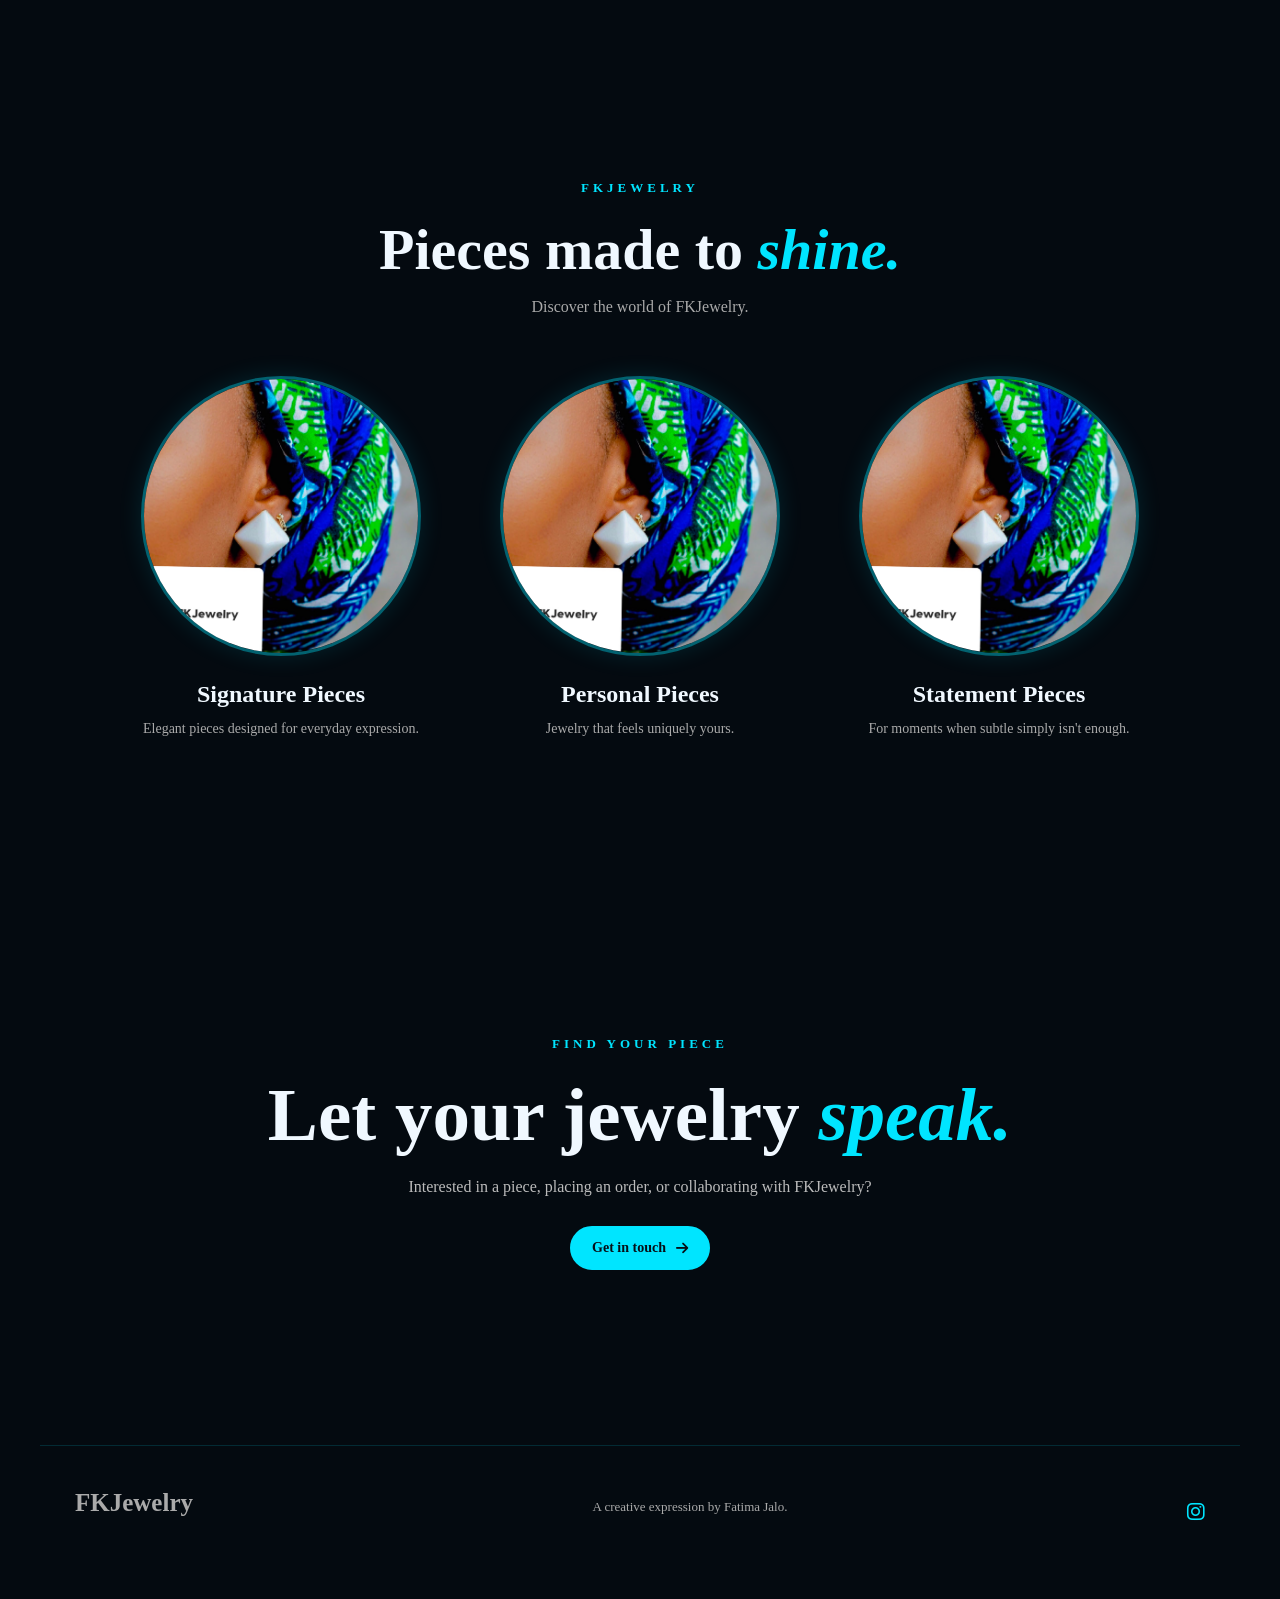
<file: fkjewelry.html>
<!DOCTYPE html>
<html lang="en">

<head>

    <meta charset="UTF-8">
    <meta http-equiv="X-UA-Compatible" content="IE=edge">
    <meta name="viewport" content="width=device-width, initial-scale=1.0">

    <meta name="description"
          content="FKJewelry — handcrafted jewelry by Fatima Jalo.">

    <meta name="keywords"
          content="FKJewelry, jewelry, Fatima Jalo, handmade jewelry, Nigeria">

    <meta name="author" content="Fatima Jalo">

    <title>FKJewelry - Fatima Jalo</title>

    <link
        href="https://cdnjs.cloudflare.com/ajax/libs/font-awesome/6.5.0/css/all.min.css"
        rel="stylesheet">

    <link rel="stylesheet" href="css stylesheet.css">

</head>


<body>

<div class="overlay">


    <!-- ================= NAVBAR ================= -->

    <header>

      <nav class="navbar">
    <a href="index.html">Home</a>
    <a href="about.html">About</a>
    <a href="podcast.html">Podcast</a>
    <a href="poetry%20%26%20Spoken%20word.html">Poetry & Spoken word</a>
<a href="Web%20development.html">Web development</a>
    <a href="fkjewelry.html">FKJewelry</a>
    <a href="contact.html">Contact</a>
</nav>

    </header>



    <!-- ================= MAIN ================= -->

    <main>


        <!-- ===== HERO ===== -->

        <section class="jewelry-hero">


            <div class="jewelry-text">

                <p class="small-heading">
                    FKJEWELRY
                </p>

                <h1>
                    Jewelry with
                    <span>meaning.</span>
                </h1>

                <h2>
                    Wear your story.
                </h2>

                <p class="jewelry-intro">

                    FKJewelry is a creative expression of elegance,
                    individuality and intention. Each piece is
                    created to become more than an accessory —
                    something that carries a little piece of your story.

                </p>


                <div class="jewelry-buttons">

                    <a href="#collection" class="primary-button">
                        Explore the collection
                        <i class="fa-solid fa-arrow-down"></i>
                    </a>

                    <a href="Contact.html" class="secondary-button">
                        Make an enquiry
                    </a>

                </div>


                <!-- Social -->

                <div class="jewelry-socials">

                    <a
                        href="https://www.instagram.com/e.ffkayy"
                        target="_blank"
                        rel="noopener noreferrer">

                        <i class="fa-brands fa-instagram"></i>

                    </a>

                    <span>
                        Follow FKJewelry
                    </span>

                </div>

            </div>



            <!-- ===== MAIN JEWELRY IMAGE ===== -->

            <div class="jewelry-visual">

                <div class="image-glow"></div>

                <div class="jewelry-ring"></div>

                <img
                    src="fkj image.jpeg"
                    alt="FKJewelry"
                    class="main-jewelry-image">


                <!-- Floating details -->

                <div class="floating-detail detail-one">
                    <i class="fa-solid fa-gem"></i>
                </div>

                <div class="floating-detail detail-two">
                    <i class="fa-solid fa-star"></i>
                </div>

                <div class="floating-detail detail-three">
                    <i class="fa-solid fa-heart"></i>
                </div>

            </div>

        </section>



        <!-- ================= INTRO ================= -->

        <section class="jewelry-introduction">

            <div class="section-image">

                <img
                    src="fkj image.jpeg"
                    alt="FKJewelry piece">

            </div>


            <div class="section-text">

                <p class="small-heading">
                    THE STORY
                </p>

                <h2>
                    More than
                    <span>jewelry.</span>
                </h2>

                <p>

                    FKJewelry was born from a love for beauty,
                    creativity and the little details that make
                    us who we are.

                </p>

                <p>

                    Every piece is an opportunity to express
                    yourself — whether through something delicate,
                    bold, personal or timeless.

                </p>

                <p>

                    It is jewelry created not simply to be worn,
                    but to become part of the moments you remember.

                </p>

            </div>

        </section>



        <!-- ================= COLLECTION ================= -->

        <section class="collection" id="collection">

            <div class="collection-heading">

                <p class="small-heading">
                    FKJEWELRY
                </p>

                <h2>
                    Pieces made to
                    <span>shine.</span>
                </h2>

                <p>
                    Discover the world of FKJewelry.
                </p>

            </div>


            <div class="collection-grid">


                <div class="jewelry-card">

                    <div class="card-image">

                        <img
                            src="fkj image.jpeg"
                            alt="FKJewelry collection">

                    </div>

                    <h3>
                        Signature Pieces
                    </h3>

                    <p>
                        Elegant pieces designed for
                        everyday expression.
                    </p>

                </div>



                <div class="jewelry-card">

                    <div class="card-image">

                        <img
                            src="fkj image.jpeg"
                            alt="FKJewelry collection">

                    </div>

                    <h3>
                        Personal Pieces
                    </h3>

                    <p>
                        Jewelry that feels uniquely
                        yours.
                    </p>

                </div>



                <div class="jewelry-card">

                    <div class="card-image">

                        <img
                            src="fkj image.jpeg"
                            alt="FKJewelry collection">

                    </div>

                    <h3>
                        Statement Pieces
                    </h3>

                    <p>
                        For moments when subtle
                        simply isn't enough.
                    </p>

                </div>

            </div>

        </section>



        <!-- ================= CTA ================= -->

        <section class="jewelry-cta">

            <div>

                <p class="small-heading">
                    FIND YOUR PIECE
                </p>

                <h2>
                    Let your jewelry
                    <span>speak.</span>
                </h2>

                <p>
                    Interested in a piece, placing an order,
                    or collaborating with FKJewelry?
                </p>

                <a href="Contact.html" class="primary-button">

                    Get in touch

                    <i class="fa-solid fa-arrow-right"></i>

                </a>

            </div>

        </section>


    </main>



    <!-- ================= FOOTER ================= -->

    <footer>

        <h3>
            FKJewelry
        </h3>

        <p>
            A creative expression by Fatima Jalo.
        </p>

        <div class="footer-social">

            <a
                href="https://www.instagram.com/e.ffkayy"
                target="_blank"
                rel="noopener noreferrer">

                <i class="fa-brands fa-instagram"></i>

            </a>

        </div>

    </footer>


</div>

</body>

</html>
</file>
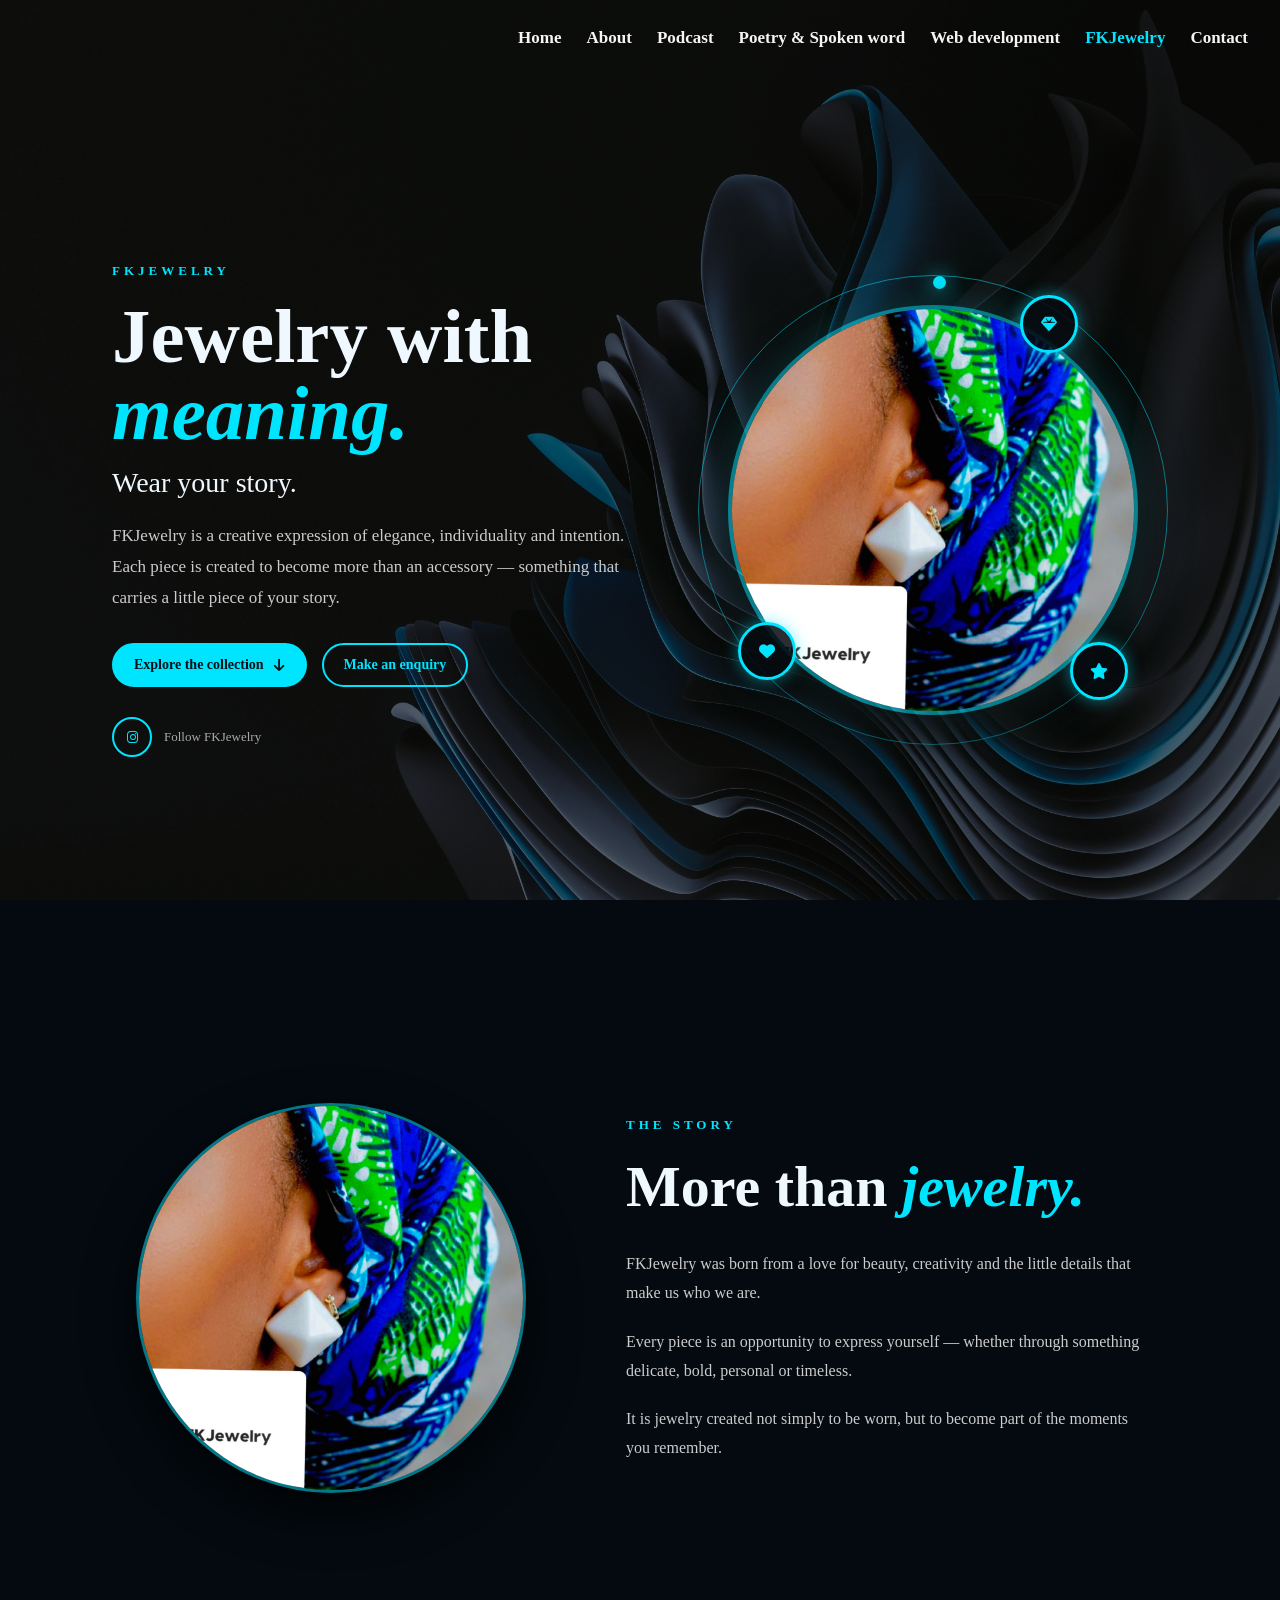
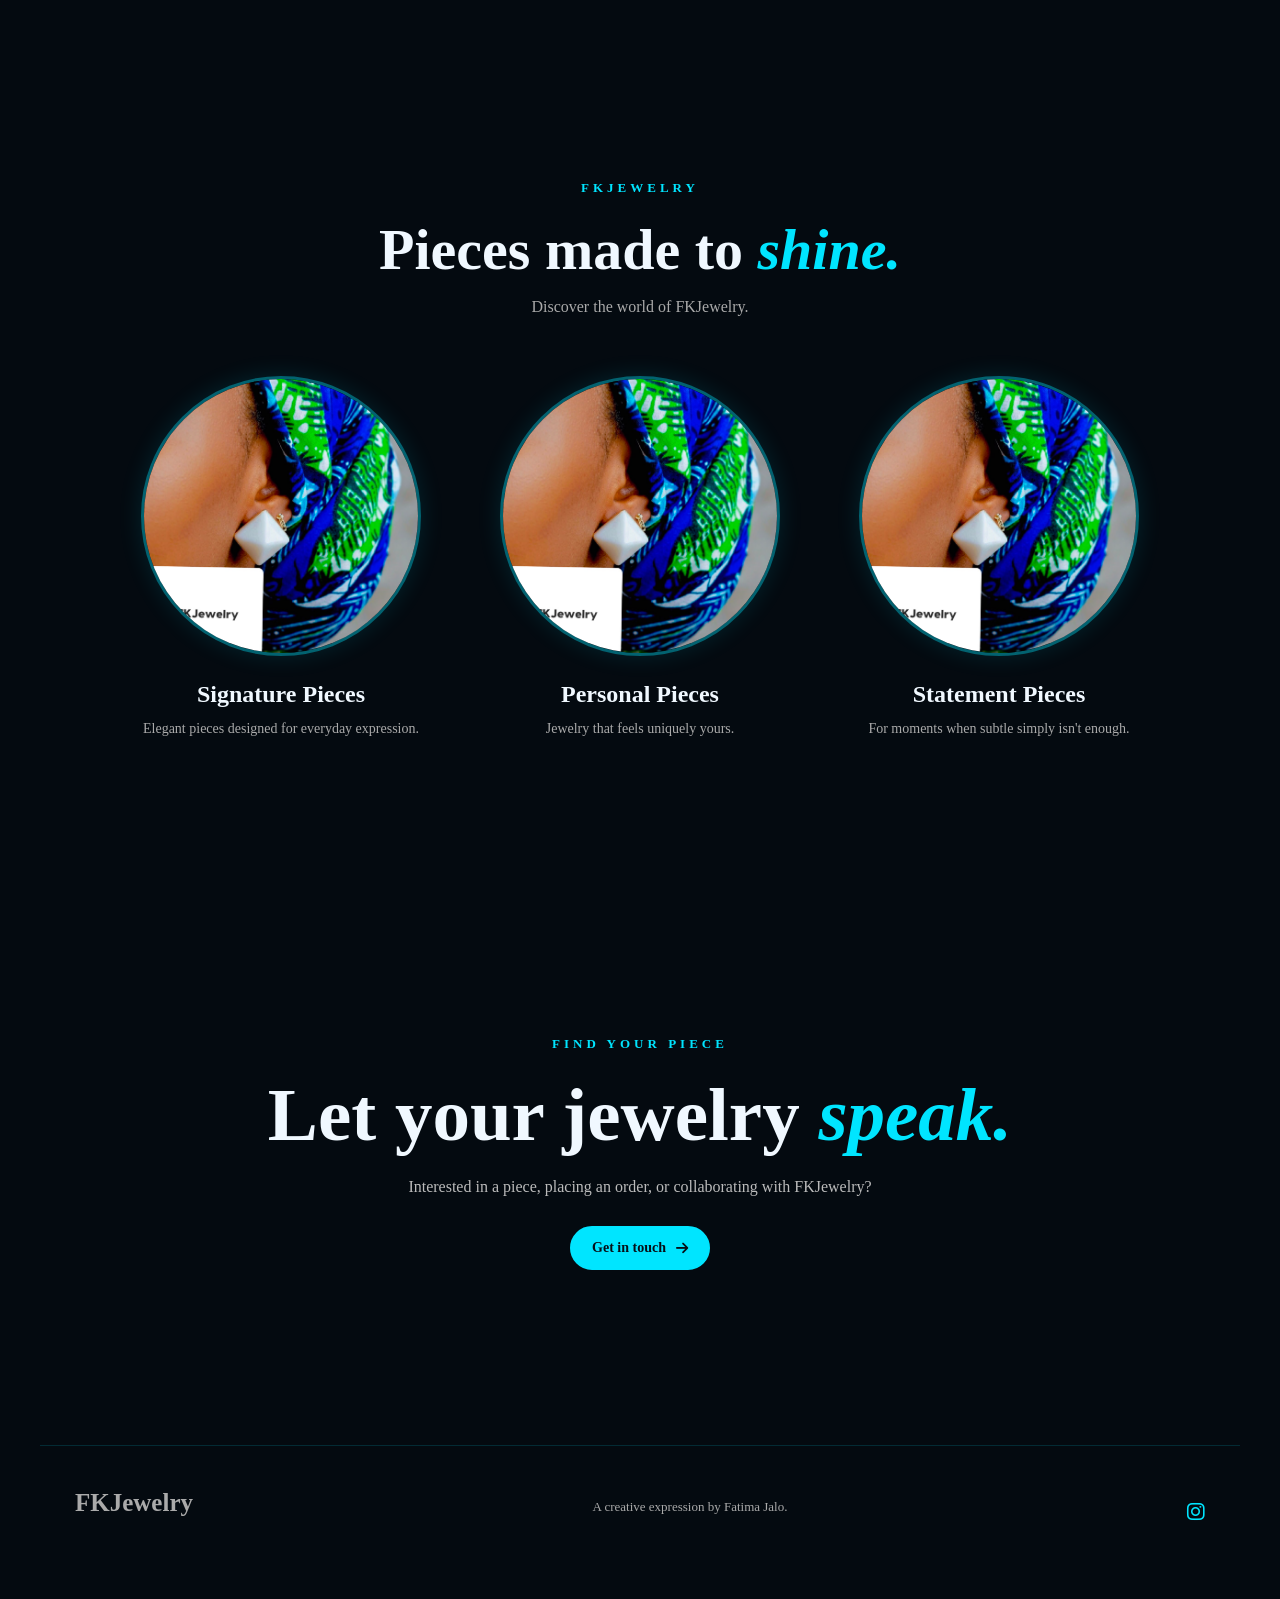
<file: FKJewelry.html>
<!DOCTYPE html>
<html lang="en">

<head>

    <meta charset="UTF-8">
    <meta http-equiv="X-UA-Compatible" content="IE=edge">
    <meta name="viewport" content="width=device-width, initial-scale=1.0">

    <meta name="description"
          content="FKJewelry — handcrafted jewelry by Fatima Jalo.">

    <meta name="keywords"
          content="FKJewelry, jewelry, Fatima Jalo, handmade jewelry, Nigeria">

    <meta name="author" content="Fatima Jalo">

    <title>FKJewelry - Fatima Jalo</title>

    <link
        href="https://cdnjs.cloudflare.com/ajax/libs/font-awesome/6.5.0/css/all.min.css"
        rel="stylesheet">

    <link rel="stylesheet" href="css stylesheet.css">

</head>


<body>

<div class="overlay">


    <!-- ================= NAVBAR ================= -->

    <header>

        <nav class="navbar">

            <a href="Index.html.html">Home</a>

            <a href="About.html">About</a>

            <a href="Podcast.html">Podcast</a>

            <a href="Poetry & Spoken word.html">
                Poetry & Spoken word
            </a>

            <a href="Web development.html">
                Web development
            </a>

            <a href="FKJewelry.html" class="active">
                FKJewelry
            </a>

            <a href="Contact.html">
                Contact
            </a>

        </nav>

    </header>



    <!-- ================= MAIN ================= -->

    <main>


        <!-- ===== HERO ===== -->

        <section class="jewelry-hero">


            <div class="jewelry-text">

                <p class="small-heading">
                    FKJEWELRY
                </p>

                <h1>
                    Jewelry with
                    <span>meaning.</span>
                </h1>

                <h2>
                    Wear your story.
                </h2>

                <p class="jewelry-intro">

                    FKJewelry is a creative expression of elegance,
                    individuality and intention. Each piece is
                    created to become more than an accessory —
                    something that carries a little piece of your story.

                </p>


                <div class="jewelry-buttons">

                    <a href="#collection" class="primary-button">
                        Explore the collection
                        <i class="fa-solid fa-arrow-down"></i>
                    </a>

                    <a href="Contact.html" class="secondary-button">
                        Make an enquiry
                    </a>

                </div>


                <!-- Social -->

                <div class="jewelry-socials">

                    <a
                        href="https://www.instagram.com/e.ffkayy"
                        target="_blank"
                        rel="noopener noreferrer">

                        <i class="fa-brands fa-instagram"></i>

                    </a>

                    <span>
                        Follow FKJewelry
                    </span>

                </div>

            </div>



            <!-- ===== MAIN JEWELRY IMAGE ===== -->

            <div class="jewelry-visual">

                <div class="image-glow"></div>

                <div class="jewelry-ring"></div>

                <img
                    src="fkj image.jpeg"
                    alt="FKJewelry"
                    class="main-jewelry-image">


                <!-- Floating details -->

                <div class="floating-detail detail-one">
                    <i class="fa-solid fa-gem"></i>
                </div>

                <div class="floating-detail detail-two">
                    <i class="fa-solid fa-star"></i>
                </div>

                <div class="floating-detail detail-three">
                    <i class="fa-solid fa-heart"></i>
                </div>

            </div>

        </section>



        <!-- ================= INTRO ================= -->

        <section class="jewelry-introduction">

            <div class="section-image">

                <img
                    src="fkj image.jpeg"
                    alt="FKJewelry piece">

            </div>


            <div class="section-text">

                <p class="small-heading">
                    THE STORY
                </p>

                <h2>
                    More than
                    <span>jewelry.</span>
                </h2>

                <p>

                    FKJewelry was born from a love for beauty,
                    creativity and the little details that make
                    us who we are.

                </p>

                <p>

                    Every piece is an opportunity to express
                    yourself — whether through something delicate,
                    bold, personal or timeless.

                </p>

                <p>

                    It is jewelry created not simply to be worn,
                    but to become part of the moments you remember.

                </p>

            </div>

        </section>



        <!-- ================= COLLECTION ================= -->

        <section class="collection" id="collection">

            <div class="collection-heading">

                <p class="small-heading">
                    FKJEWELRY
                </p>

                <h2>
                    Pieces made to
                    <span>shine.</span>
                </h2>

                <p>
                    Discover the world of FKJewelry.
                </p>

            </div>


            <div class="collection-grid">


                <div class="jewelry-card">

                    <div class="card-image">

                        <img
                            src="fkj image.jpeg"
                            alt="FKJewelry collection">

                    </div>

                    <h3>
                        Signature Pieces
                    </h3>

                    <p>
                        Elegant pieces designed for
                        everyday expression.
                    </p>

                </div>



                <div class="jewelry-card">

                    <div class="card-image">

                        <img
                            src="fkj image.jpeg"
                            alt="FKJewelry collection">

                    </div>

                    <h3>
                        Personal Pieces
                    </h3>

                    <p>
                        Jewelry that feels uniquely
                        yours.
                    </p>

                </div>



                <div class="jewelry-card">

                    <div class="card-image">

                        <img
                            src="fkj image.jpeg"
                            alt="FKJewelry collection">

                    </div>

                    <h3>
                        Statement Pieces
                    </h3>

                    <p>
                        For moments when subtle
                        simply isn't enough.
                    </p>

                </div>

            </div>

        </section>



        <!-- ================= CTA ================= -->

        <section class="jewelry-cta">

            <div>

                <p class="small-heading">
                    FIND YOUR PIECE
                </p>

                <h2>
                    Let your jewelry
                    <span>speak.</span>
                </h2>

                <p>
                    Interested in a piece, placing an order,
                    or collaborating with FKJewelry?
                </p>

                <a href="Contact.html" class="primary-button">

                    Get in touch

                    <i class="fa-solid fa-arrow-right"></i>

                </a>

            </div>

        </section>


    </main>



    <!-- ================= FOOTER ================= -->

    <footer>

        <h3>
            FKJewelry
        </h3>

        <p>
            A creative expression by Fatima Jalo.
        </p>

        <div class="footer-social">

            <a
                href="https://www.instagram.com/e.ffkayy"
                target="_blank"
                rel="noopener noreferrer">

                <i class="fa-brands fa-instagram"></i>

            </a>

        </div>

    </footer>


</div>

</body>

</html>
</file>
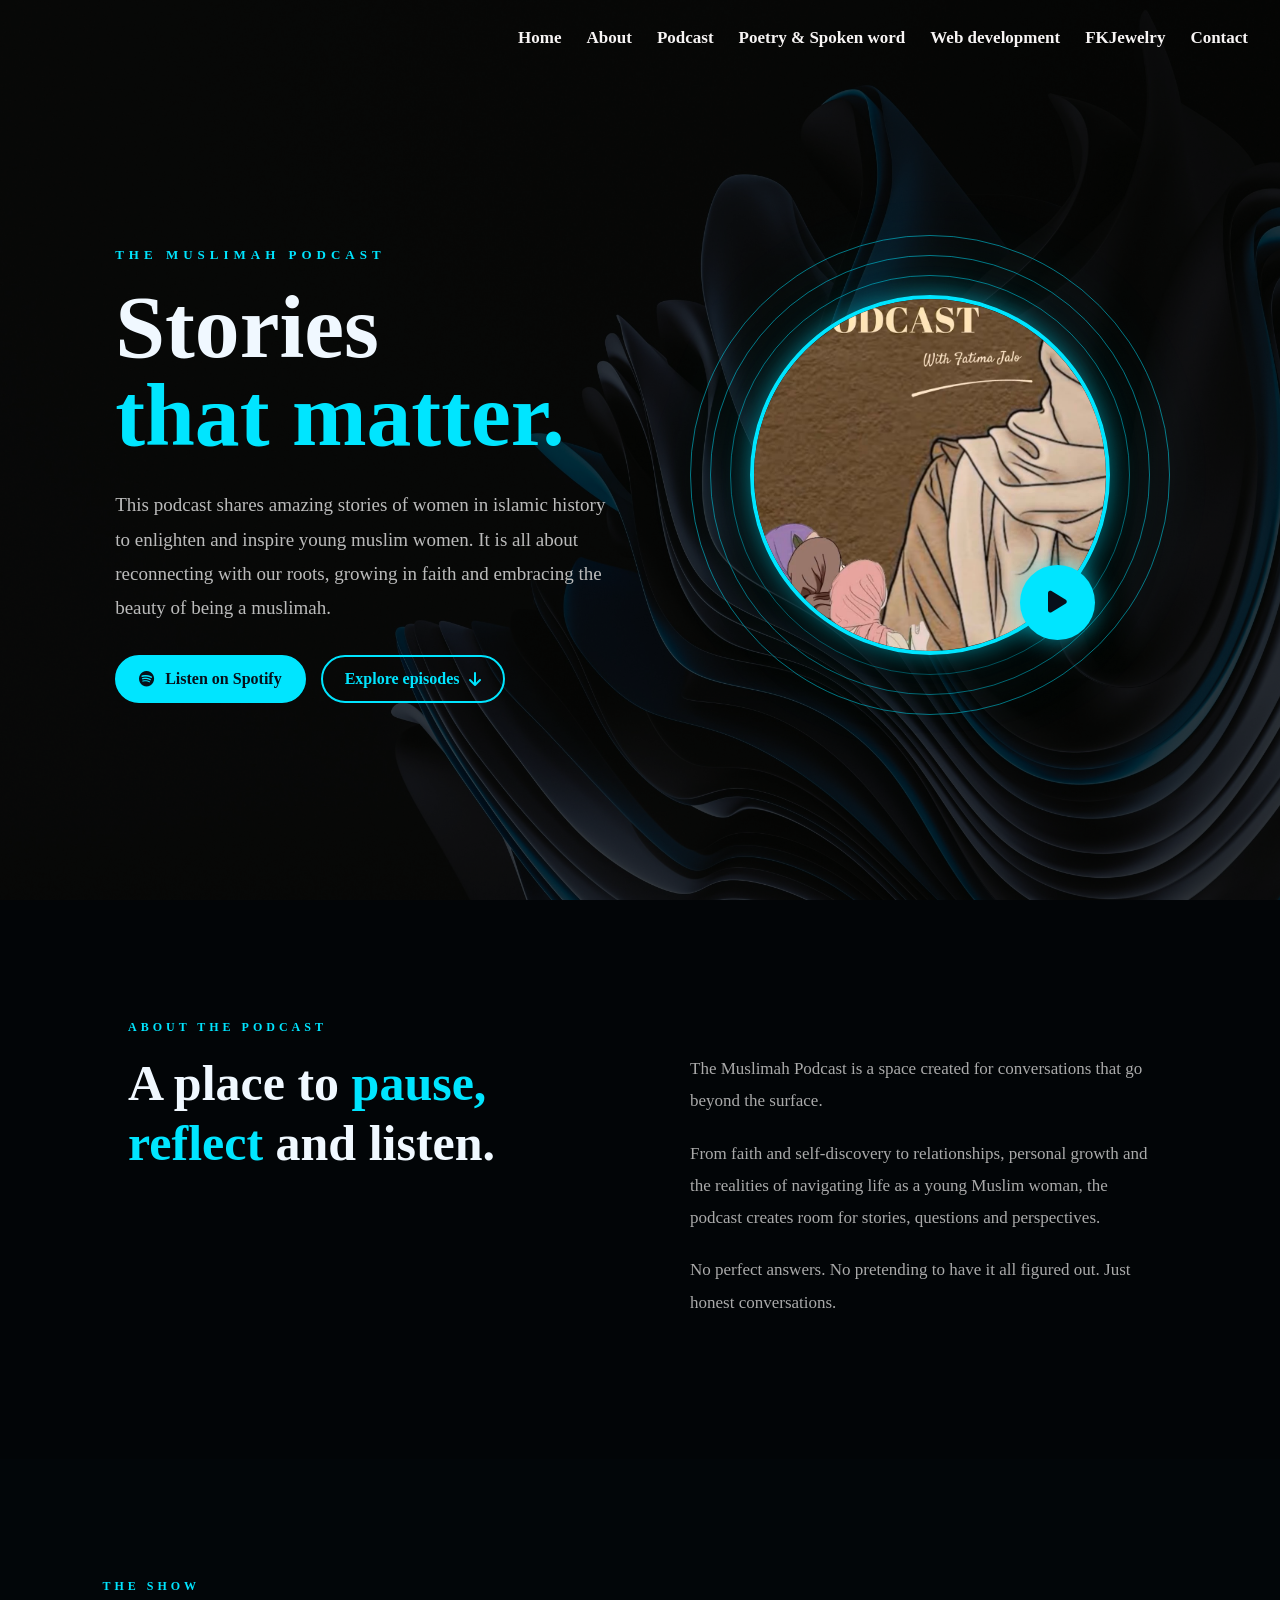
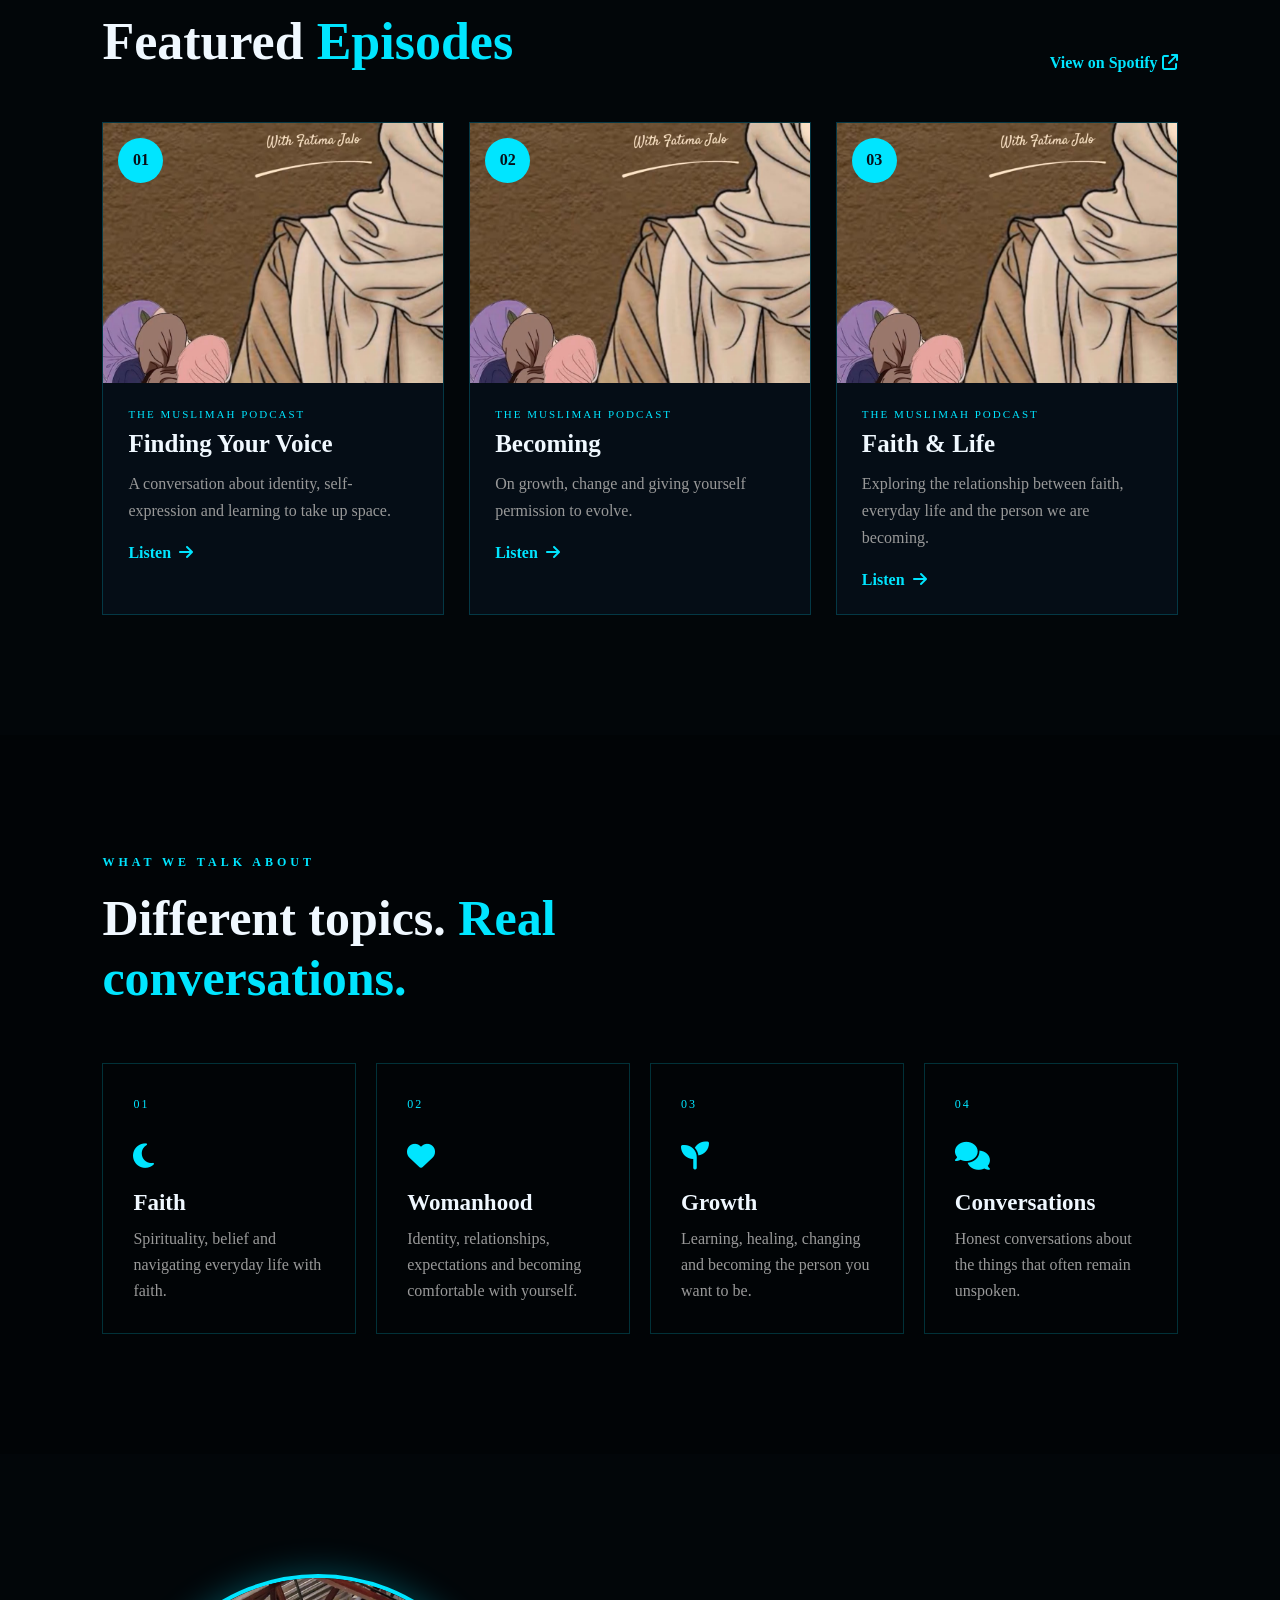
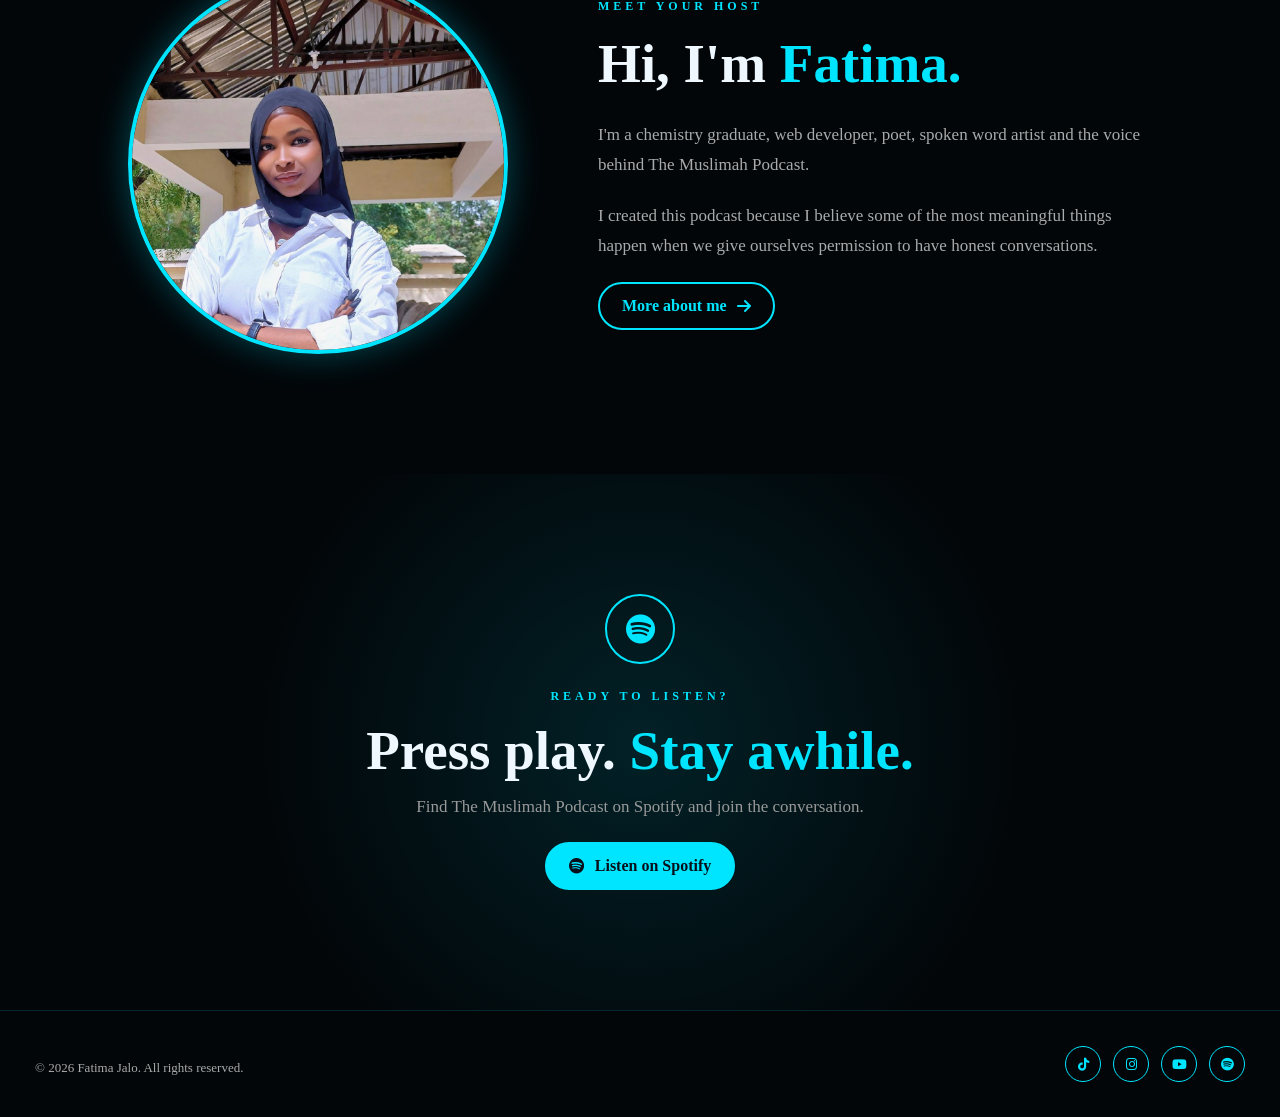
<file: podcast.html>
<!DOCTYPE html>
<html lang="en">

<head>

    <meta charset="UTF-8">
    <meta http-equiv="X-UA-Compatible" content="IE=edge">
    <meta name="viewport" content="width=device-width, initial-scale=1.0">

    <meta name="description"
          content="Listen to The Muslimah Podcast hosted by Fatima Jalo — conversations about faith, identity, growth and life.">

    <meta name="keywords"
          content="The Muslimah Podcast, Fatima Jalo, Muslimah podcast, Nigeria, faith, identity, growth">

    <meta name="author" content="Fatima Jalo">

    <meta property="og:title" content="The Muslimah Podcast - Fatima Jalo">
    <meta property="og:description"
          content="Conversations about faith, identity, growth and becoming.">

    <title>Podcast - Fatima Jalo</title>

    <!-- Font Awesome -->
    <link
        href="https://cdnjs.cloudflare.com/ajax/libs/font-awesome/6.5.0/css/all.min.css"
        rel="stylesheet">

    <!-- Main CSS -->
    <link rel="stylesheet" href="css stylesheet.css">


</head>


<body>

<div class="podcast-overlay">


    <!-- ================= NAVBAR ================= -->

    <header>
<nav class="navbar">
    <a href="index.html">Home</a>
    <a href="about.html">About</a>
    <a href="podcast.html">Podcast</a>
    <a href="poetry%20%26%20Spoken%20word.html">Poetry & Spoken word</a>
    <a href="web%20development.html">Web development</a>
    <a href="fkjewelry.html">FKJewelry</a>
    <a href="contact.html">Contact</a>
</nav>
            
          

        

    </header>


    <main>


        <!-- ================= PODCAST HERO ================= -->

        <section class="podcast-hero">


            <div class="podcast-hero-text">

                <p class="eyebrow">
                    THE MUSLIMAH PODCAST
                </p>


                <h1>
                 Stories
                    <br>
                    <span>that matter.</span>
                </h1>


                <p class="hero-description">

                    This podcast shares amazing stories of women in islamic history to enlighten and inspire
                    young muslim women. It is all about reconnecting with our roots, growing in faith and embracing the beauty of being a muslimah.
                </p>


                <div class="podcast-buttons">

                    <a
                        href="https://open.spotify.com/show/6qIzVNLpwldoMzjCNXjj7g"
                        target="_blank"
                        rel="noopener noreferrer"
                        class="spotify-button">

                        <i class="fa-brands fa-spotify"></i>

                        Listen on Spotify

                    </a>


                    <a href="#episodes" class="outline-button">

                        Explore episodes

                        <i class="fa-solid fa-arrow-down"></i>

                    </a>

                </div>



                

            </div>


            <!-- Podcast artwork -->

            <div class="podcast-artwork">


                <div class="artwork-glow"></div>


                <div class="artwork-circle">


                    <img
                        src="pod img.jpeg"
                        alt="The Muslimah Podcast artwork">


                    <div class="play-button">

                        <i class="fa-solid fa-play"></i>

                    </div>


                </div>


                <!-- Decorative orbit -->

                <div class="sound-wave wave-one"></div>

                <div class="sound-wave wave-two"></div>

                <div class="sound-wave wave-three"></div>

            </div>


        </section>



        <!-- ================= ABOUT PODCAST ================= -->

        <section class="podcast-about">


            <div class="section-label">
                ABOUT THE PODCAST
            </div>


            <div class="about-grid">


                <div>

                    <h2>
                        A place to
                        <span>pause, reflect</span>
                        and listen.
                    </h2>

                </div>


                <div class="about-copy">

                    <p>

                        The Muslimah Podcast is a space created for
                        conversations that go beyond the surface.

                    </p>


                    <p>

                        From faith and self-discovery to relationships,
                        personal growth and the realities of navigating
                        life as a young Muslim woman, the podcast creates
                        room for stories, questions and perspectives.

                    </p>


                    <p>

                        No perfect answers. No pretending to have it
                        all figured out. Just honest conversations.

                    </p>

                </div>

            </div>

        </section>



        <!-- ================= EPISODES ================= -->

        <section class="episodes-section" id="episodes">


            <div class="section-heading">

                <div>

                    <p class="section-label">
                        THE SHOW
                    </p>

                    <h2>
                        Featured
                        <span>Episodes</span>
                    </h2>

                </div>


                <a
                    href="https://open.spotify.com/show/6qIzVNLpwldoMzjCNXjj7g"
                    target="_blank"
                    rel="noopener noreferrer"
                    class="all-episodes">

                    View on Spotify

                    <i class="fa-solid fa-arrow-up-right-from-square"></i>

                </a>

            </div>


            <div class="episodes-grid">


                <!-- Episode 1 -->

                <article class="episode-card">


                    <div class="episode-image">

                        <img
                            src="pod img.jpeg"
                            alt="Podcast episode">

                        <div class="episode-number">
                            01
                        </div>

                    </div>


                    <div class="episode-info">

                        <p class="episode-type">
                            THE MUSLIMAH PODCAST
                        </p>


                        <h3>
                            Finding Your Voice
                        </h3>


                        <p>
                            A conversation about identity,
                            self-expression and learning to
                            take up space.
                        </p>


                        <a
                            href="https://open.spotify.com/show/6qIzVNLpwldoMzjCNXjj7g"
                            target="_blank"
                            rel="noopener noreferrer">

                            Listen

                            <i class="fa-solid fa-arrow-right"></i>

                        </a>

                    </div>

                </article>



                <!-- Episode 2 -->

                <article class="episode-card">


                    <div class="episode-image">

                        <img
                            src="pod img.jpeg"
                            alt="Podcast episode">

                        <div class="episode-number">
                            02
                        </div>

                    </div>


                    <div class="episode-info">

                        <p class="episode-type">
                            THE MUSLIMAH PODCAST
                        </p>


                        <h3>
                            Becoming
                        </h3>


                        <p>
                            On growth, change and giving
                            yourself permission to evolve.
                        </p>


                        <a
                            href="https://open.spotify.com/show/6qIzVNLpwldoMzjCNXjj7g"
                            target="_blank"
                            rel="noopener noreferrer">

                            Listen

                            <i class="fa-solid fa-arrow-right"></i>

                        </a>

                    </div>

                </article>



                <!-- Episode 3 -->

                <article class="episode-card">


                    <div class="episode-image">

                        <img
                            src="pod img.jpeg"
                            alt="Podcast episode">

                        <div class="episode-number">
                            03
                        </div>

                    </div>


                    <div class="episode-info">

                        <p class="episode-type">
                            THE MUSLIMAH PODCAST
                        </p>


                        <h3>
                            Faith & Life
                        </h3>


                        <p>
                            Exploring the relationship between
                            faith, everyday life and the person
                            we are becoming.
                        </p>


                        <a
                            href="https://open.spotify.com/show/6qIzVNLpwldoMzjCNXjj7g"
                            target="_blank"
                            rel="noopener noreferrer">

                            Listen

                            <i class="fa-solid fa-arrow-right"></i>

                        </a>

                    </div>

                </article>


            </div>

        </section>



        <!-- ================= TOPICS ================= -->

        <section class="topics-section">


            <div class="topics-title">

                <p class="section-label">
                    WHAT WE TALK ABOUT
                </p>

                <h2>
                    Different topics.
                    <span>Real conversations.</span>
                </h2>

            </div>


            <div class="topics-grid">


                <div class="topic">

                    <span>01</span>

                    <i class="fa-solid fa-moon"></i>

                    <h3>Faith</h3>

                    <p>
                        Spirituality, belief and navigating
                        everyday life with faith.
                    </p>

                </div>


                <div class="topic">

                    <span>02</span>

                    <i class="fa-solid fa-heart"></i>

                    <h3>Womanhood</h3>

                    <p>
                        Identity, relationships, expectations
                        and becoming comfortable with yourself.
                    </p>

                </div>


                <div class="topic">

                    <span>03</span>

                    <i class="fa-solid fa-seedling"></i>

                    <h3>Growth</h3>

                    <p>
                        Learning, healing, changing and
                        becoming the person you want to be.
                    </p>

                </div>


                <div class="topic">

                    <span>04</span>

                    <i class="fa-solid fa-comments"></i>

                    <h3>Conversations</h3>

                    <p>
                        Honest conversations about the things
                        that often remain unspoken.
                    </p>

                </div>


            </div>

        </section>



        <!-- ================= HOST ================= -->

        <section class="host-section">


            <div class="host-image">

                <img
                    src="WhatsApp Image 2026-08-05 at 4.56.08 AM.jpeg"
                    alt="Fatima Jalo">

            </div>


            <div class="host-text">

                <p class="section-label">
                    MEET YOUR HOST
                </p>


                <h2>
                    Hi, I'm
                    <span>Fatima.</span>
                </h2>


                <p>

                    I'm a chemistry graduate, web developer,
                    poet, spoken word artist and the voice behind
                    The Muslimah Podcast.

                </p>


                <p>

                    I created this podcast because I believe some
                    of the most meaningful things happen when we
                    give ourselves permission to have honest
                    conversations.

                </p>


              <a href="about.html" class="host-button">

                    More about me

                    <i class="fa-solid fa-arrow-right"></i>

                </a>

            </div>

        </section>



        <!-- ================= SPOTIFY CTA ================= -->

        <section class="spotify-cta">


            <div class="spotify-icon">

                <i class="fa-brands fa-spotify"></i>

            </div>


            <p>
                READY TO LISTEN?
            </p>


            <h2>
                Press play.
                <span>Stay awhile.</span>
            </h2>


            <p class="cta-description">

                Find The Muslimah Podcast on Spotify
                and join the conversation.

            </p>


            <a
                href="https://open.spotify.com/show/6qIzVNLpwldoMzjCNXjj7g"
                target="_blank"
                rel="noopener noreferrer"
                class="spotify-button">

                <i class="fa-brands fa-spotify"></i>

                Listen on Spotify

            </a>

        </section>


    </main>



    <!-- ================= FOOTER ================= -->

    <footer>

        <p>
            © 2026 Fatima Jalo. All rights reserved.
        </p>


        <div class="footer-socials">

            <a
                href="https://www.tiktok.com/@fatimajalo"
                target="_blank"
                rel="noopener noreferrer">

                <i class="fa-brands fa-tiktok"></i>

            </a>


            <a
                href="https://www.instagram.com/e.ffkayy"
                target="_blank"
                rel="noopener noreferrer">

                <i class="fa-brands fa-instagram"></i>

            </a>


            <a
                href="https://youtube.com/@effkayy._jalo"
                target="_blank"
                rel="noopener noreferrer">

                <i class="fa-brands fa-youtube"></i>

            </a>


            <a
                href="https://open.spotify.com/show/6qIzVNLpwldoMzjCNXjj7g"
                target="_blank"
                rel="noopener noreferrer">

                <i class="fa-brands fa-spotify"></i>

            </a>

        </div>

    </footer>


</div>

</body>
</html>
</file>
<file: css stylesheet.css>
*{margin: 0;
  padding: 0;
  box-sizing: border-box;}

  
   body { background-image: url('bb.jpg'); 
    background-size: cover;
    background-position: center;
    background-attachment: fixed;
    background-repeat: no-repeat;
      color: aliceblue; }
    
    .overlay {
    background-color: rgba(0, 0, 0, 0.4);
    min-height: 100vh;
    padding: 40px;
    }

    .hero{ display: flex !important;
    flex-direction: row !important;
    align-items: center;
    justify-content: space-between;
    gap: 40px;
    padding: 0 6%;
    min-height: 100vh;
    width: 100%;
}

    .circle{ width: 470px;
     height: 470px;
     border-radius: 70%;
     object-fit: cover;
     position:relative;
     z-index: 2;
     border: 4px solid #071f3534;
     box-shadow: 0 20px 50px rgba(14, 13, 13, 0.932); }

     .hero-text {
    flex: 0 1 55%; 
}
.hero-text h3 { font-size: 30px; margin-bottom: 8px; font-weight: 400; }
.hero-text h1 { font-size: 70px; margin-bottom: 8px; font-weight: 700; }
.hero-text h2 { font-size: 30px; margin-bottom: 18px; font-weight: 600; }
.hero-text h2 span { color: #00E5FF; }
.hero-text p { font-size: 25px; line-height: 1.7; color: #ccc; margin-bottom: 25px; }


    .hero-image{
    position: relative;
    width: 470px;
    height: 470px;
    display: flex;
    justify-content: center;
    align-items: center;
}
.orbit-container{position: absolute;
    width: 650px;   
    height: 650px;
    top: 50%;
    left: 50%;
    transform: translate(-50%, -50%);
    animation: rotate 25s linear infinite;}

.orbit-container:hover{animation-play-state: running;}


.orbit{
    position: absolute;
    top: 50%;
    left: 50%;
    width: 100px;
    height: 100px;
    margin: -50px;
} 

.orbit-img {
    position: absolute;
    width: 100px;
    height: 100px;
    border-radius: 50%;
    border: 3px solid #00E5FF;
    object-fit: cover;
    box-shadow: 0 0 15px #00E5FF;
    z-index: 1;
    transition: 0.3s;
    animation:  counter-rotate 25s linear infinite;
}
.orbit-img:hover {
    transform: scale(1.1);
    box-shadow: 0 0 25px #00E5FF;
}

.orbit1{
    transform: rotate(0deg) translateX(325px);
}

.orbit2{
    transform: rotate(60deg) translateX(325px);
}

.orbit3{
    transform: rotate(120deg) translateX(325px);
}

.orbit4{
    transform: rotate(180deg) translateX(325px);
}

.orbit5{
    transform: rotate(240deg) translateX(325px);
}

.orbit6{
    transform: rotate(300deg) translateX(325px);
}

@keyframes rotate{from{ transform: translate(-50%,-50%) rotate(0deg);}
to{transform: translate(-50%,-50%)rotate(360deg);}
 }
@keyframes counter-rotate {
    from { transform: rotate(0deg); }
    to { transform: rotate(-360deg); }
}
    

    .navbar {
      position: fixed;  
      top: 20px;
      right: 20px;       
      display: flex;    
      gap:1px;        
      z-index: 1000;  
    font-size: 18px;
  font-family:'Times New Roman', Times, serif ;
   text-decoration: none;}

  .navbar a {
    color: rgb(247, 244, 244);
   
    text-decoration: none;  
    font-family:'Times New Roman', Times, serif;
    font-size: 17px;
    font-weight: bold;
    padding: 8px 12px;
    transition: 0.3s;
  }
  


    
  .social-icons {
    display: flex;
    gap: 15px;
    margin-bottom: 30px;
}

.social-icons a {
    width: 40px;
    height: 40px;
    border: 2px solid #00E5FF;
    border-radius: 50%;
    display: flex;
    align-items: center;
    justify-content: center;
    color: #00E5FF;
    text-decoration: none;
    transition: 0.3s;
}

.social-icons a:hover {
    background: #00E5FF;
    color: #0A0E14;
      box-shadow: 0 0 15px #00E5FF;}

```css
/* =========================================
   ABOUT PAGE
========================================= */

* {
    margin: 0;
    padding: 0;
    box-sizing: border-box;
}


html {
    scroll-behavior: smooth;
}


body {
    background-image: url('bb.jpg');
    background-size: cover;
    background-position: center;
    background-attachment: fixed;
    background-repeat: no-repeat;

    background-color: #07101a;
    color: aliceblue;

    font-family: 'Times New Roman', Times, serif;
}


.overlay {
    background: rgba(0, 0, 0, 0.55);
    min-height: 100vh;
}


/* =========================================
   NAVBAR
========================================= */

.navbar {
    position: fixed;
    top: 20px;
    right: 20px;

    display: flex;
    gap: 4px;

    z-index: 1000;
}


.navbar a {
    color: white;
    text-decoration: none;

    font-size: 16px;
    font-weight: bold;

    padding: 8px 12px;

    transition: 0.3s ease;
}


.navbar a:hover,
.navbar a.active {
    color: #00E5FF;
}


/* =========================================
   ABOUT HERO
========================================= */

.about-hero {
    min-height: 100vh;

    display: flex;
    align-items: center;
    justify-content: center;

    gap: 90px;

    padding: 120px 8% 80px;
}


/* IMAGE */

.about-image {
    position: relative;

    width: 430px;
    height: 430px;

    display: flex;
    align-items: center;
    justify-content: center;

    flex-shrink: 0;
}


.about-photo {
    width: 390px;
    height: 390px;

    object-fit: cover;
    object-position: center;

    border-radius: 50%;

    border: 4px solid #00E5FF;

    box-shadow:
        0 0 20px rgba(0, 229, 255, 0.5),
        0 20px 50px rgba(0, 0, 0, 0.8);

    position: relative;
    z-index: 2;
}


.image-ring {
    position: absolute;

    width: 430px;
    height: 430px;

    border-radius: 50%;

    border: 1px dashed #00E5FF;

    animation: spin 20s linear infinite;
}


.image-ring::before,
.image-ring::after {
    content: "";

    position: absolute;

    width: 12px;
    height: 12px;

    background: #00E5FF;

    border-radius: 50%;

    box-shadow: 0 0 15px #00E5FF;
}


.image-ring::before {
    top: 35px;
    left: 65px;
}


.image-ring::after {
    bottom: 50px;
    right: 45px;
}


@keyframes spin {

    from {
        transform: rotate(0deg);
    }

    to {
        transform: rotate(360deg);
    }

}


/* =========================================
   INTRO TEXT
========================================= */

.about-intro {
    max-width: 600px;
}


.small-heading {
    color: #00E5FF;

    font-size: 30px;
    font-weight: bold;

    letter-spacing: 4px;

    margin-bottom: 15px;
}


.about-intro h1 {
    font-size: 58px;
    line-height: 1.05;

    margin-bottom: 25px;
}


.about-intro h1 span,
.section-heading span,
.values-intro span,
.about-cta span {
    color: #00E5FF;
}


.about-intro p {
    color: #ccc;

    font-size: 20px;
    line-height: 1.8;

    margin-bottom: 18px;
}


.about-intro .intro-text {
    color: white;

    font-size: 21px;
    line-height: 1.6;
}


.about-button,
.cta-button {
    display: inline-flex;

    align-items: center;
    gap: 10px;

    margin-top: 15px;

    padding: 13px 22px;

    border: 2px solid #00E5FF;
    border-radius: 30px;

    color: #00E5FF;

    text-decoration: none;

    font-weight: bold;

    transition: 0.3s ease;
}


.about-button:hover,
.cta-button:hover {
    background: #00E5FF;
    color: #07101a;

    box-shadow: 0 0 25px rgba(0, 229, 255, 0.6);
}


/* =========================================
   STORY
========================================= */

.story-section {
    padding: 110px 10%;
}


.section-heading {
    margin-bottom: 50px;
}


.section-heading > p {
    color: #00E5FF;

    font-size: 28px;
    font-weight: bold;

    letter-spacing: 4px;

    margin-bottom: 15px;
}


.section-heading h2 {
    font-size: 48px;
    line-height: 1.15;
}


.story-content {
    display: grid;

    grid-template-columns: 1.4fr 0.8fr;

    gap: 80px;

    align-items: center;
}


.story-text p {
    color: #ccc;

    font-size: 22px;
    line-height: 1.9;

    margin-bottom: 20px;
}


/* QUOTE */

.quote-box {
    padding: 45px 35px;

    border-left: 3px solid #00E5FF;

    background: rgba(0, 229, 255, 0.04);

    box-shadow: 0 15px 40px rgba(0, 0, 0, 0.3);
}


.quote-box > i {
    color: #00E5FF;

    font-size: 30px;

    margin-bottom: 20px;
}


.quote-box blockquote {
    font-size: 27px;

    line-height: 1.5;

    font-style: italic;
}


.quote-box blockquote span {
    color: #00E5FF;
}


.quote-line {
    width: 50px;
    height: 2px;

    background: #00E5FF;

    margin: 25px 0 10px;
}


.quote-box p {
    color: #aaa;
}


/* =========================================
   WHAT I DO
========================================= */

.work-section {
    padding: 110px 8%;

    background: rgba(0, 0, 0, 0.25);
}


.center {
    text-align: center;
}


.cards-container {
    display: grid;

    grid-template-columns: repeat(4, 1fr);

    gap: 25px;

    max-width: 1300px;

    margin: auto;
}


.about-card {
    padding: 35px 25px;

    border: 1px solid rgba(0, 229, 255, 0.25);

    background: rgba(7, 15, 25, 0.75);

    transition: 0.4s ease;

    position: relative;

    overflow: hidden;
}


.about-card::before {
    content: "";

    position: absolute;

    top: 0;
    left: 0;

    width: 100%;
    height: 3px;

    background: #00E5FF;

    transform: scaleX(0);

    transform-origin: left;

    transition: 0.4s ease;
}


.about-card:hover {
    transform: translateY(-10px);

    border-color: #00E5FF;

    box-shadow: 0 15px 35px rgba(0, 229, 255, 0.12);
}


.about-card:hover::before {
    transform: scaleX(1);
}


.card-icon {
    width: 60px;
    height: 60px;

    border-radius: 50%;

    display: flex;
    align-items: center;
    justify-content: center;

    border: 2px solid #00E5FF;

    color: #00E5FF;

    font-size: 23px;

    margin-bottom: 25px;
}


.about-card h3 {
    font-size: 22px;

    margin-bottom: 15px;
}


.about-card p {
    color: #aaa;

    line-height: 1.7;

    margin-bottom: 25px;
}


.about-card a {
    color: #00E5FF;

    text-decoration: none;

    font-weight: bold;

    display: inline-flex;

    gap: 8px;

    align-items: center;
}


/* =========================================
   VALUES
========================================= */

.values-section {
    padding: 120px 10%;

    display: grid;

    grid-template-columns: 0.8fr 1.2fr;

    gap: 100px;
}


.values-intro h2 {
    font-size: 45px;

    line-height: 1.2;

    margin-bottom: 25px;
}


.values-intro > p:last-child {
    color: #aaa;

    font-size: 17px;

    line-height: 1.8;
}


.values-list {
    border-top: 1px solid rgba(255,255,255,0.15);
}


.value {
    display: flex;

    gap: 30px;

    padding: 28px 0;

    border-bottom: 1px solid rgba(255,255,255,0.15);
}


.value > span {
    color: #00E5FF;

    font-size: 14px;

    font-weight: bold;

    letter-spacing: 2px;
}


.value h3 {
    font-size: 23px;

    margin-bottom: 8px;
}


.value p {
    color: #aaa;

    line-height: 1.7;
}


/* =========================================
   CALL TO ACTION
========================================= */

.about-cta {
    text-align: center;

    padding: 120px 20px;

    background:
        linear-gradient(
            rgba(0, 0, 0, 0.65),
            rgba(0, 0, 0, 0.75)
        );
}


.about-cta > p {
    color: #00E5FF;

    letter-spacing: 4px;

    font-size: 13px;

    margin-bottom: 15px;
}


.about-cta h2 {
    font-size: 48px;

    max-width: 800px;

    margin: 0 auto 25px;
}


/* =========================================
   FOOTER
========================================= */

footer {
    padding: 30px 8%;

    display: flex;

    justify-content: space-between;

    align-items: center;

    border-top: 1px solid rgba(255,255,255,0.1);

    color: #888;
}


.footer-socials {
    display: flex;

    gap: 12px;
}


.footer-socials a {
    width: 35px;
    height: 35px;

    border: 1px solid #00E5FF;

    border-radius: 50%;

    display: flex;

    align-items: center;
    justify-content: center;

    color: #00E5FF;

    text-decoration: none;

    transition: 0.3s ease;
}


.footer-socials a:hover {
    background: #00E5FF;

    color: #07101a;

    box-shadow: 0 0 15px #00E5FF;
}


/* =========================================
   RESPONSIVE DESIGN
========================================= */

@media (max-width: 1100px) {

    .about-hero {
        gap: 40px;
    }

    .about-image {
        transform: scale(0.85);
    }

    .about-intro h1 {
        font-size: 48px;
    }

    .cards-container {
        grid-template-columns: repeat(2, 1fr);
    }

    .values-section {
        grid-template-columns: 1fr;
        gap: 50px;
    }

}


@media (max-width: 800px) {

    .navbar {
        position: absolute;

        top: 15px;
        right: 10px;

        left: 10px;

        justify-content: center;

        flex-wrap: wrap;
    }

    .navbar a {
        font-size: 13px;

        padding: 6px;
    }


    .about-hero {
        flex-direction: column;

        text-align: center;

        padding-top: 150px;
    }


    .about-image {
        width: 330px;
        height: 330px;
    }


    .about-photo {
        width: 300px;
        height: 300px;
    }


    .image-ring {
        width: 330px;
        height: 330px;
    }


    .about-intro h1 {
        font-size: 43px;
    }


    .about-intro .intro-text {
        font-size: 18px;
    }


    .story-content {
        grid-template-columns: 1fr;

        gap: 40px;
    }


    .section-heading h2 {
        font-size: 38px;
    }


    .cards-container {
        grid-template-columns: 1fr;
    }


    footer {
        flex-direction: column;

        gap: 20px;

        text-align: center;
    }

}


@media (max-width: 500px) {

    .about-hero {
        padding-left: 20px;
        padding-right: 20px;
    }


    .story-section,
    .values-section {
        padding-left: 25px;
        padding-right: 25px;
    }


    .about-image {
        transform: scale(0.8);
        margin-bottom: -40px;
    }


    .about-intro h1 {
        font-size: 38px;
    }


    .about-cta h2 {
        font-size: 34px;
    }

}


```css
/* =========================================
   PODCAST PAGE
========================================= */

* {
    margin: 0;
    padding: 0;
    box-sizing: border-box;
}


html {
    scroll-behavior: smooth;
}


body {

    background-image: url('bb.jpg');

    background-size: cover;

    background-position: center;

    background-attachment: fixed;

    background-repeat: no-repeat;

    background-color: #07101a;

    color: aliceblue;

    font-family: 'Times New Roman', Times, serif;
}


.podcast-overlay {

    min-height: 100vh;

    background: rgba(0, 0, 0, 0.65);
}


/* =========================================
   NAVBAR
========================================= */

.navbar {

    position: fixed;

    top: 20px;

    right: 20px;

    display: flex;

    gap: 3px;

    z-index: 1000;

    flex-wrap: wrap;
}


.navbar a {

    color: white;

    text-decoration: none;

    font-size: 16px;

    font-weight: bold;

    padding: 8px 11px;

    transition: 0.3s ease;
}


.navbar a:hover,
.navbar a.active {

    color: #00E5FF;

}


/* =========================================
   HERO
========================================= */

.podcast-hero {

    min-height: 100vh;

    padding: 140px 9% 90px;

    display: flex;

    align-items: center;

    justify-content: space-between;

    gap: 70px;

}


.podcast-hero-text {

    max-width: 650px;

}


.eyebrow,
.section-label {

    color: #00E5FF;

    font-size: 13px;

    font-weight: bold;

    letter-spacing: 4px;

    margin-bottom: 18px;
}


.podcast-hero h1 {

    font-size: clamp(55px, 7vw, 90px);

    line-height: 0.98;

    margin-bottom: 30px;

}


.podcast-hero h1 span {

    color: #00E5FF;

}


.hero-description {

    color: #ccc;

    font-size: 19px;

    line-height: 1.8;

    max-width: 600px;

    margin-bottom: 30px;

}


/* =========================================
   BUTTONS
========================================= */

.podcast-buttons {

    display: flex;

    gap: 15px;

    flex-wrap: wrap;

}


.spotify-button,
.outline-button,
.host-button {

    display: inline-flex;

    align-items: center;

    justify-content: center;

    gap: 10px;

    padding: 13px 22px;

    border-radius: 30px;

    text-decoration: none;

    font-weight: bold;

    transition: 0.3s ease;
}


.spotify-button {

    background: #00E5FF;

    color: #07101a;

    border: 2px solid #00E5FF;
}


.spotify-button:hover {

    background: transparent;

    color: #00E5FF;

    box-shadow: 0 0 25px rgba(0,229,255,0.4);

}


.outline-button,
.host-button {

    border: 2px solid #00E5FF;

    color: #00E5FF;

}


.outline-button:hover,
.host-button:hover {

    background: #00E5FF;

    color: #07101a;

}


/* =========================================
   STATS
========================================= */

.podcast-stats {

    display: flex;

    gap: 45px;

    margin-top: 50px;

}


.podcast-stats div {

    display: flex;

    flex-direction: column;

    gap: 5px;

}


.podcast-stats strong {

    color: #00E5FF;

    font-size: 25px;

}


.podcast-stats span {

    color: #888;

    font-size: 13px;

}


/* =========================================
   PODCAST ARTWORK
========================================= */

.podcast-artwork {

    width: 470px;

    height: 470px;

    position: relative;

    display: flex;

    align-items: center;

    justify-content: center;

    flex-shrink: 0;

}


.artwork-glow {

    position: absolute;

    width: 380px;

    height: 380px;

    border-radius: 50%;

    background: rgba(0,229,255,0.12);

    filter: blur(45px);

}


.artwork-circle {

    width: 360px;

    height: 360px;

    border-radius: 50%;

    position: relative;

    z-index: 3;

}


.artwork-circle img {

    width: 100%;

    height: 100%;

    border-radius: 50%;

    object-fit: cover;

    border: 4px solid #00E5FF;

    box-shadow:

        0 0 25px rgba(0,229,255,0.5),

        0 20px 50px rgba(0,0,0,0.8);
}


.play-button {

    position: absolute;

    width: 75px;

    height: 75px;

    border-radius: 50%;

    background: #00E5FF;

    color: #07101a;

    display: flex;

    align-items: center;

    justify-content: center;

    font-size: 25px;

    bottom: 15px;

    right: 15px;

    box-shadow: 0 0 25px rgba(0,229,255,0.6);

    transition: 0.3s ease;

}


.play-button:hover {

    transform: scale(1.1);

}


.sound-wave {

    position: absolute;

    border: 1px solid rgba(0,229,255,0.5);

    border-radius: 50%;

    animation: pulse 3s ease-in-out infinite;

}


.wave-one {

    width: 400px;

    height: 400px;

}


.wave-two {

    width: 440px;

    height: 440px;

    animation-delay: 0.8s;

}


.wave-three {

    width: 480px;

    height: 480px;

    animation-delay: 1.6s;

}


@keyframes pulse {

    0%,
    100% {

        transform: scale(0.95);

        opacity: 0.3;

    }

    50% {

        transform: scale(1.05);

        opacity: 0.8;

    }

}


/* =========================================
   ABOUT PODCAST
========================================= */

.podcast-about {

    padding: 120px 10%;

    background: rgba(0,0,0,0.25);

}


.about-grid {

    display: grid;

    grid-template-columns: 1fr 1fr;

    gap: 100px;

    align-items: start;

}


.about-grid h2 {

    font-size: 50px;

    line-height: 1.2;

}


.about-grid h2 span {

    color: #00E5FF;

}


.about-copy p {

    color: #aaa;

    font-size: 17px;

    line-height: 1.9;

    margin-bottom: 20px;

}


/* =========================================
   EPISODES
========================================= */

.episodes-section {

    padding: 120px 8%;

}


.section-heading {

    display: flex;

    align-items: end;

    justify-content: space-between;

    gap: 30px;

    margin-bottom: 50px;

}


.section-heading h2 {

    font-size: 50px;

}


.section-heading h2 span {

    color: #00E5FF;

}


.all-episodes {

    color: #00E5FF;

    text-decoration: none;

    font-weight: bold;

}


.episodes-grid {

    display: grid;

    grid-template-columns: repeat(3, 1fr);

    gap: 25px;

}


.episode-card {

    background: rgba(7,15,25,0.8);

    border: 1px solid rgba(0,229,255,0.2);

    transition: 0.4s ease;

}


.episode-card:hover {

    transform: translateY(-8px);

    border-color: #00E5FF;

    box-shadow: 0 15px 35px rgba(0,229,255,0.12);

}


.episode-image {

    height: 260px;

    position: relative;

    overflow: hidden;

}


.episode-image img {

    width: 100%;

    height: 100%;

    object-fit: cover;

    transition: 0.5s ease;

}


.episode-card:hover .episode-image img {

    transform: scale(1.08);

}


.episode-number {

    position: absolute;

    top: 15px;

    left: 15px;

    width: 45px;

    height: 45px;

    border-radius: 50%;

    background: #00E5FF;

    color: #07101a;

    display: flex;

    align-items: center;

    justify-content: center;

    font-weight: bold;

}


.episode-info {

    padding: 25px;

}


.episode-type {

    color: #00E5FF;

    font-size: 11px;

    letter-spacing: 2px;

    margin-bottom: 10px;

}


.episode-info h3 {

    font-size: 25px;

    margin-bottom: 12px;

}


.episode-info p:not(.episode-type) {

    color: #999;

    line-height: 1.7;

    margin-bottom: 20px;

}


.episode-info a {

    color: #00E5FF;

    text-decoration: none;

    font-weight: bold;

    display: inline-flex;

    gap: 8px;

}


/* =========================================
   TOPICS
========================================= */

.topics-section {

    padding: 120px 8%;

    background: rgba(0,0,0,0.3);

}


.topics-title {

    max-width: 700px;

    margin-bottom: 55px;

}


.topics-title h2 {

    font-size: 50px;

    line-height: 1.2;

}


.topics-title h2 span {

    color: #00E5FF;

}


.topics-grid {

    display: grid;

    grid-template-columns: repeat(4, 1fr);

    gap: 20px;

}


.topic {

    min-height: 250px;

    padding: 30px;

    border: 1px solid rgba(0,229,255,0.2);

    position: relative;

    transition: 0.3s ease;

}


.topic:hover {

    border-color: #00E5FF;

    transform: translateY(-5px);

}


.topic > span {

    color: #00E5FF;

    font-size: 12px;

    letter-spacing: 2px;

}


.topic i {

    display: block;

    color: #00E5FF;

    font-size: 28px;

    margin: 30px 0 20px;

}


.topic h3 {

    font-size: 23px;

    margin-bottom: 10px;

}


.topic p {

    color: #999;

    line-height: 1.6;

}


/* =========================================
   HOST
========================================= */

.host-section {

    padding: 120px 10%;

    display: grid;

    grid-template-columns: 0.8fr 1.2fr;

    gap: 90px;

    align-items: center;

}


.host-image {

    width: 380px;

    height: 380px;

    margin: auto;

}


.host-image img {

    width: 100%;

    height: 100%;

    border-radius: 50%;

    object-fit: cover;

    border: 4px solid #00E5FF;

    box-shadow: 0 0 35px rgba(0,229,255,0.3);

}


.host-text h2 {

    font-size: 55px;

    margin-bottom: 25px;

}


.host-text h2 span {

    color: #00E5FF;

}


.host-text > p:not(.section-label) {

    color: #aaa;

    font-size: 17px;

    line-height: 1.8;

    margin-bottom: 20px;

}


/* =========================================
   SPOTIFY CTA
========================================= */

.spotify-cta {

    padding: 120px 20px;

    text-align: center;

    background:

        radial-gradient(
            circle at center,
            rgba(0,229,255,0.12),
            transparent 55%
        );

}


.spotify-icon {

    width: 70px;

    height: 70px;

    border-radius: 50%;

    border: 2px solid #00E5FF;

    color: #00E5FF;

    display: flex;

    align-items: center;

    justify-content: center;

    font-size: 30px;

    margin: 0 auto 25px;

}


.spotify-cta > p {

    color: #00E5FF;

    font-size: 12px;

    letter-spacing: 4px;

    font-weight: bold;

}


.spotify-cta h2 {

    font-size: 55px;

    margin: 15px auto;

}


.spotify-cta h2 span {

    color: #00E5FF;

}


.cta-description {

    color: #999 !important;

    letter-spacing: normal !important;

    font-size: 17px !important;

    font-weight: normal !important;

    margin-bottom: 25px;

}


/* =========================================
   FOOTER
========================================= */

footer {

    padding: 30px 8%;

    border-top: 1px solid rgba(255,255,255,0.1);

    display: flex;

    align-items: center;

    justify-content: space-between;

    color: #777;

}


.footer-socials {

    display: flex;

    gap: 12px;

}


.footer-socials a {

    width: 36px;

    height: 36px;

    border: 1px solid #00E5FF;

    border-radius: 50%;

    display: flex;

    align-items: center;

    justify-content: center;

    color: #00E5FF;

    text-decoration: none;

    transition: 0.3s ease;

}


.footer-socials a:hover {

    background: #00E5FF;

    color: #07101a;

}


/* =========================================
   RESPONSIVE
========================================= */

@media (max-width: 1100px) {

    .podcast-hero {

        padding-left: 6%;

        padding-right: 6%;

    }


    .podcast-artwork {

        transform: scale(0.8);

        margin-left: -40px;

    }


    .episodes-grid {

        grid-template-columns: repeat(2, 1fr);

    }


    .topics-grid {

        grid-template-columns: repeat(2, 1fr);

    }

}


@media (max-width: 800px) {

    .navbar {

        position: absolute;

        top: 15px;

        left: 10px;

        right: 10px;

        justify-content: center;

    }


    .navbar a {

        font-size: 12px;

        padding: 6px;

    }


    .podcast-hero {

        flex-direction: column;

        text-align: center;

        padding-top: 150px;

    }


    .podcast-hero-text {

        max-width: 700px;

    }


    .podcast-buttons {

        justify-content: center;

    }


    .podcast-stats {

        justify-content: center;

    }


    .podcast-artwork {

        margin: 0;

        transform: scale(0.75);

        margin-top: -40px;

    }


    .about-grid {

        grid-template-columns: 1fr;

        gap: 40px;

    }


    .episodes-grid {

        grid-template-columns: 1fr;

    }


    .topics-grid {

        grid-template-columns: 1fr;

    }


    .host-section {

        grid-template-columns: 1fr;

        text-align: center;

    }


    .host-image {

        width: 300px;

        height: 300px;

    }


    .section-heading {

        align-items: flex-start;

        flex-direction: column;

    }


    footer {

        flex-direction: column;

        gap: 20px;

        text-align: center;

    }

}


@media (max-width: 500px) {

    .podcast-hero h1 {

        font-size: 48px;

    }


    .podcast-hero {

        padding-left: 20px;

        padding-right: 20px;

    }


    .podcast-artwork {

        transform: scale(0.6);

        margin-top: -70px;

    }


    .podcast-stats {

        gap: 25px;

    }


    .podcast-about,
    .episodes-section,
    .topics-section,
    .host-section {

        padding-left: 25px;

        padding-right: 25px;

    }


    .about-grid h2,
    .section-heading h2,
    .topics-title h2 {

        font-size: 38px;

    }


    .host-text h2,
    .spotify-cta h2 {

        font-size: 42px;

    }

}


```css
/* =========================================
   POETRY & SPOKEN WORD PAGE
========================================= */

* {
    margin: 0;
    padding: 0;
    box-sizing: border-box;
}


html {
    scroll-behavior: smooth;
}


body {

    background-image: url('bb.jpg');

    background-size: cover;

    background-position: center;

    background-attachment: fixed;

    background-repeat: no-repeat;

    background-color: #07101a;

    color: aliceblue;

    font-family: 'Times New Roman', Times, serif;
}


.poetry-overlay {

    min-height: 100vh;

    background: rgba(0, 0, 0, 0.68);

}


/* =========================================
   NAVBAR
========================================= */

.navbar {

    position: fixed;

    top: 20px;

    right: 20px;

    display: flex;

    gap: 3px;

    flex-wrap: wrap;

    z-index: 1000;

}


.navbar a {

    color: white;

    text-decoration: none;

    font-size: 16px;

    font-weight: bold;

    padding: 8px 11px;

    transition: 0.3s ease;

}


.navbar a:hover,
.navbar a.active {

    color: #00E5FF;

}


/* =========================================
   COMMON
========================================= */

.section-label {

    color: #00E5FF;

    font-size: 12px;

    font-weight: bold;

    letter-spacing: 4px;

    margin-bottom: 18px;

}


/* =========================================
   HERO
========================================= */

.poetry-hero {

    min-height: 100vh;

    padding: 140px 10% 90px;

    display: grid;

    grid-template-columns: 1.2fr 0.8fr;

    align-items: center;

    gap: 80px;

}


.hero-content {

    max-width: 700px;

}


.eyebrow {

    color: #00E5FF;

    font-size: 13px;

    font-weight: bold;

    letter-spacing: 5px;

    margin-bottom: 20px;

}


.poetry-hero h1 {

    font-size: clamp(65px, 8vw, 105px);

    line-height: 0.9;

    margin-bottom: 35px;

}


.poetry-hero h1 span {

    color: #00E5FF;

}


.hero-description {

    max-width: 600px;

    color: #bbb;

    font-size: 19px;

    line-height: 1.8;

    margin-bottom: 15px;

}


.hero-buttons {

    display: flex;

    gap: 15px;

    flex-wrap: wrap;

    margin-top: 35px;

}


.primary-button,
.secondary-button {

    display: inline-flex;

    align-items: center;

    justify-content: center;

    gap: 10px;

    padding: 13px 22px;

    border-radius: 30px;

    text-decoration: none;

    font-weight: bold;

    transition: 0.3s ease;

}


.primary-button {

    color: #07101a;

    background: #00E5FF;

    border: 2px solid #00E5FF;

}


.primary-button:hover {

    background: transparent;

    color: #00E5FF;

    box-shadow: 0 0 25px rgba(0,229,255,0.4);

}


.secondary-button {

    color: #00E5FF;

    border: 2px solid #00E5FF;

}


.secondary-button:hover {

    background: #00E5FF;

    color: #07101a;

}


/* =========================================
   HERO POEM
========================================= */

.hero-poem {

    min-height: 360px;

    padding: 40px;

    display: flex;

    flex-direction: column;

    justify-content: center;

    position: relative;

}


.vertical-line {

    position: absolute;

    left: 0;

    top: 10%;

    width: 2px;

    height: 80%;

    background: #00E5FF;

    box-shadow: 0 0 15px #00E5FF;

}


.hero-poem p {

    font-size: 38px;

    line-height: 1.35;

    font-style: italic;

}


.hero-poem p span {

    color: #00E5FF;

}


.hero-poem small {

    margin-top: 30px;

    color: #888;

    font-size: 15px;

}


/* =========================================
   INTRO
========================================= */

.poetry-intro {

    padding: 120px 10%;

    background: rgba(0,0,0,0.25);

}


.intro-grid {

    display: grid;

    grid-template-columns: 1fr 1fr;

    gap: 100px;

}


.intro-grid h2 {

    font-size: 55px;

    line-height: 1.15;

}


.intro-grid h2 span {

    color: #00E5FF;

}


.intro-text p {

    color: #aaa;

    font-size: 18px;

    line-height: 1.9;

    margin-bottom: 20px;

}


/* =========================================
   FEATURED POEM
========================================= */

.featured-poem {

    padding: 120px 12%;

}


.featured-heading {

    display: flex;

    justify-content: space-between;

    align-items: center;

}


.featured-heading > span {

    color: #00E5FF;

    font-size: 14px;

    letter-spacing: 3px;

}


.poem-container {

    max-width: 950px;

    margin: 50px auto 0;

    padding: 70px;

    display: grid;

    grid-template-columns: 0.8fr 1.2fr;

    gap: 80px;

    border: 1px solid rgba(0,229,255,0.2);

    background:

        linear-gradient(
            135deg,
            rgba(0,229,255,0.05),
            rgba(0,0,0,0.4)
        );

    position: relative;

}


.poem-container::before {

    content: "“";

    position: absolute;

    top: -50px;

    left: 25px;

    font-size: 180px;

    color: rgba(0,229,255,0.08);

}


.poem-title p {

    color: #00E5FF;

    font-size: 12px;

    letter-spacing: 3px;

    margin-bottom: 15px;

}


.poem-title h2 {

    font-size: 58px;

    font-style: italic;

}


.poem-line {

    width: 60px;

    height: 2px;

    background: #00E5FF;

    margin-top: 25px;

}


.poem-text {

    font-size: 23px;

    line-height: 1.9;

    font-style: italic;

}


.poem-text p {

    margin-bottom: 25px;

}


.poem-text .signature {

    color: #00E5FF;

    font-size: 15px;

    font-style: normal;

    margin-top: 40px;

}


/* =========================================
   THEMES
========================================= */

.themes-section {

    padding: 120px 8%;

    background: rgba(0,0,0,0.3);

}


.themes-heading {

    max-width: 700px;

    margin-bottom: 55px;

}


.themes-heading h2 {

    font-size: 52px;

    line-height: 1.15;

}


.themes-heading h2 span {

    color: #00E5FF;

}


.themes-grid {

    display: grid;

    grid-template-columns: repeat(4, 1fr);

    gap: 20px;

}


.theme-card {

    min-height: 270px;

    padding: 30px;

    border: 1px solid rgba(0,229,255,0.2);

    transition: 0.4s ease;

}


.theme-card:hover {

    transform: translateY(-8px);

    border-color: #00E5FF;

    box-shadow: 0 15px 35px rgba(0,229,255,0.1);

}


.theme-card > span {

    color: #00E5FF;

    font-size: 12px;

    letter-spacing: 2px;

}


.theme-card i {

    display: block;

    color: #00E5FF;

    font-size: 28px;

    margin: 35px 0 20px;

}


.theme-card h3 {

    font-size: 24px;

    margin-bottom: 12px;

}


.theme-card p {

    color: #999;

    line-height: 1.7;

}


/* =========================================
   SPOKEN WORD
========================================= */

.spoken-section {

    padding: 130px 10%;

    display: grid;

    grid-template-columns: 0.9fr 1.1fr;

    gap: 100px;

    align-items: center;

}


.spoken-visual {

    min-height: 400px;

    display: flex;

    align-items: center;

    justify-content: center;

    position: relative;

}


.mic-circle {

    width: 180px;

    height: 180px;

    border-radius: 50%;

    border: 2px solid #00E5FF;

    color: #00E5FF;

    display: flex;

    align-items: center;

    justify-content: center;

    font-size: 60px;

    box-shadow:

        0 0 30px rgba(0,229,255,0.25),

        inset 0 0 30px rgba(0,229,255,0.08);

    animation: microphonePulse 3s ease-in-out infinite;

}


@keyframes microphonePulse {

    0%,
    100% {

        transform: scale(1);

    }

    50% {

        transform: scale(1.06);

    }

}


.audio-lines {

    position: absolute;

    display: flex;

    align-items: center;

    gap: 8px;

    height: 300px;

}


.audio-lines span {

    width: 3px;

    background: #00E5FF;

    border-radius: 10px;

    animation: audioWave 1.2s ease-in-out infinite alternate;

}


.audio-lines span:nth-child(1) {

    height: 50px;

}


.audio-lines span:nth-child(2) {

    height: 90px;

    animation-delay: .1s;

}


.audio-lines span:nth-child(3) {

    height: 130px;

    animation-delay: .2s;

}


.audio-lines span:nth-child(4) {

    height: 170px;

    animation-delay: .3s;

}


.audio-lines span:nth-child(5) {

    height: 130px;

    animation-delay: .4s;

}


.audio-lines span:nth-child(6) {

    height: 90px;

    animation-delay: .5s;

}


.audio-lines span:nth-child(7) {

    height: 50px;

    animation-delay: .6s;

}


@keyframes audioWave {

    from {

        transform: scaleY(0.5);

        opacity: 0.4;

    }

    to {

        transform: scaleY(1);

        opacity: 1;

    }

}


.spoken-content h2 {

    font-size: 55px;

    line-height: 1.15;

    margin-bottom: 25px;

}


.spoken-content h2 span {

    color: #00E5FF;

}


.spoken-content > p:not(.section-label) {

    color: #aaa;

    font-size: 18px;

    line-height: 1.8;

    margin-bottom: 20px;

}


/* =========================================
   POEM CARDS
========================================= */

.poems-section {

    padding: 120px 8%;

    background: rgba(0,0,0,0.25);

}


.section-heading h2 {

    font-size: 52px;

}


.section-heading h2 span {

    color: #00E5FF;

}


.poems-grid {

    display: grid;

    grid-template-columns: repeat(3, 1fr);

    gap: 25px;

    margin-top: 50px;

}


.poem-card {

    padding: 35px;

    min-height: 320px;

    border: 1px solid rgba(0,229,255,0.2);

    background: rgba(7,15,25,0.65);

    transition: 0.4s ease;

    position: relative;

}


.poem-card:hover {

    transform: translateY(-8px);

    border-color: #00E5FF;

}


.poem-card-number {

    color: #00E5FF;

    font-size: 13px;

    margin-bottom: 35px;

}


.poem-category {

    color: #00E5FF;

    font-size: 11px;

    letter-spacing: 3px;

    margin-bottom: 12px;

}


.poem-card h3 {

    font-size: 29px;

    font-style: italic;

    margin-bottom: 15px;

}


.poem-card > p:not(.poem-category) {

    color: #999;

    line-height: 1.7;

    margin-bottom: 30px;

}


.poem-card a {

    color: #00E5FF;

    text-decoration: none;

    font-weight: bold;

    display: inline-flex;

    gap: 8px;

}


/* =========================================
   CTA
========================================= */

.poetry-cta {

    padding: 130px 20px;

    text-align: center;

    background:

        radial-gradient(
            circle at center,
            rgba(0,229,255,0.1),
            transparent 55%
        );

}


.poetry-cta h2 {

    font-size: 60px;

    margin: 15px auto 20px;

}


.poetry-cta h2 span {

    color: #00E5FF;

}


.poetry-cta > p:not(.section-label) {

    color: #999;

    font-size: 17px;

    margin-bottom: 30px;

}


/* =========================================
   FOOTER
========================================= */

footer {

    padding: 30px 8%;

    border-top: 1px solid rgba(255,255,255,0.1);

    display: flex;

    align-items: center;

    justify-content: space-between;

    color: #777;

}


.footer-socials {

    display: flex;

    gap: 12px;

}


.footer-socials a {

    width: 36px;

    height: 36px;

    border: 1px solid #00E5FF;

    border-radius: 50%;

    display: flex;

    align-items: center;

    justify-content: center;

    color: #00E5FF;

    text-decoration: none;

    transition: 0.3s ease;

}


.footer-socials a:hover {

    background: #00E5FF;

    color: #07101a;

}


/* =========================================
   RESPONSIVE
========================================= */

@media (max-width: 1100px) {

    .poetry-hero {

        padding-left: 7%;

        padding-right: 7%;

    }


    .themes-grid {

        grid-template-columns: repeat(2, 1fr);

    }


    .poems-grid {

        grid-template-columns: repeat(2, 1fr);

    }

}


@media (max-width: 800px) {

    .navbar {

        position: absolute;

        top: 15px;

        left: 10px;

        right: 10px;

        justify-content: center;

    }


    .navbar a {

        font-size: 12px;

        padding: 6px;

    }


    .poetry-hero {

        grid-template-columns: 1fr;

        text-align: center;

        padding-top: 150px;

    }


    .hero-buttons {

        justify-content: center;

    }


    .hero-poem {

        min-height: 280px;

        text-align: left;

        max-width: 500px;

        margin: auto;

    }


    .intro-grid {

        grid-template-columns: 1fr;

        gap: 40px;

    }


    .poem-container {

        grid-template-columns: 1fr;

        gap: 40px;

        padding: 45px 30px;

    }


    .spoken-section {

        grid-template-columns: 1fr;

        gap: 40px;

        text-align: center;

    }


    .poems-grid {

        grid-template-columns: 1fr;

    }


    footer {

        flex-direction: column;

        gap: 20px;

        text-align: center;

    }

}


@media (max-width: 500px) {

    .poetry-hero {

        padding-left: 25px;

        padding-right: 25px;

    }


    .poetry-hero h1 {

        font-size: 55px;

    }


    .poetry-intro,
    .featured-poem,
    .themes-section,
    .spoken-section,
    .poems-section {

        padding-left: 25px;

        padding-right: 25px;

    }


    .intro-grid h2,
    .themes-heading h2,
    .section-heading h2 {

        font-size: 40px;

    }


    .poem-title h2 {

        font-size: 45px;

    }


    .poem-text {

        font-size: 20px;

    }


    .poetry-cta h2 {

        font-size: 42px;

    }

}


```css
/* =========================================
   WEB DEVELOPMENT PAGE
========================================= */

* {
    margin: 0;
    padding: 0;
    box-sizing: border-box;
}


html {
    scroll-behavior: smooth;
}


body {

    background-image: url('bb.jpg');

    background-size: cover;

    background-position: center;

    background-attachment: fixed;

    background-repeat: no-repeat;

    background-color: #07101a;

    color: aliceblue;

    font-family: 'Times New Roman', Times, serif;
}


.dev-overlay {

    min-height: 100vh;

    background: rgba(0, 0, 0, 0.68);

}


/* =========================================
   NAVBAR
========================================= */

.navbar {

    position: fixed;

    top: 20px;

    right: 20px;

    display: flex;

    gap: 3px;

    flex-wrap: wrap;

    z-index: 1000;

}


.navbar a {

    color: white;

    text-decoration: none;

    font-size: 16px;

    font-weight: bold;

    padding: 8px 11px;

    transition: 0.3s ease;

}


.navbar a:hover,
.navbar a.active {

    color: #00E5FF;

}


/* =========================================
   COMMON
========================================= */

.section-label {

    color: #00E5FF;

    font-size: 12px;

    font-weight: bold;

    letter-spacing: 4px;

    margin-bottom: 18px;

}


.primary-button,
.secondary-button {

    display: inline-flex;

    align-items: center;

    justify-content: center;

    gap: 10px;

    padding: 13px 22px;

    border-radius: 30px;

    text-decoration: none;

    font-weight: bold;

    transition: 0.3s ease;

}


.primary-button {

    background: #00E5FF;

    color: #07101a;

    border: 2px solid #00E5FF;

}


.primary-button:hover {

    background: transparent;

    color: #00E5FF;

    box-shadow: 0 0 25px rgba(0,229,255,0.4);

}


.secondary-button {

    color: #00E5FF;

    border: 2px solid #00E5FF;

}


.secondary-button:hover {

    background: #00E5FF;

    color: #07101a;

}


/* =========================================
   HERO
========================================= */

.dev-hero {

    min-height: 100vh;

    padding: 140px 8% 90px;

    display: flex;

    align-items: center;

    justify-content: space-between;

    gap: 70px;

}


.dev-hero-content {

    max-width: 650px;

}


.eyebrow {

    color: #00E5FF;

    font-size: 13px;

    font-weight: bold;

    letter-spacing: 5px;

    margin-bottom: 20px;

}


.dev-hero h1 {

    font-size: clamp(58px, 7vw, 90px);

    line-height: 0.98;

    margin-bottom: 30px;

}


.dev-hero h1 span {

    color: #00E5FF;

}


.hero-description {

    color: #bbb;

    font-size: 19px;

    line-height: 1.8;

    max-width: 600px;

    margin-bottom: 30px;

}


.hero-buttons {

    display: flex;

    gap: 15px;

    flex-wrap: wrap;

}


/* =========================================
   CODE WINDOW
========================================= */

.code-window {

    width: 520px;

    min-height: 380px;

    background: #08121c;

    border: 1px solid rgba(0,229,255,0.35);

    border-radius: 12px;

    box-shadow:

        0 0 35px rgba(0,229,255,0.1),

        0 25px 60px rgba(0,0,0,0.7);

    overflow: hidden;

    transform: perspective(1000px) rotateY(-5deg);

}


.window-top {

    height: 48px;

    background: #0d1924;

    display: flex;

    align-items: center;

    justify-content: center;

    position: relative;

    border-bottom: 1px solid rgba(255,255,255,0.08);

}


.window-top p {

    color: #777;

    font-family: monospace;

    font-size: 13px;

}


.window-dots {

    position: absolute;

    left: 15px;

    display: flex;

    gap: 7px;

}


.window-dots span {

    width: 11px;

    height: 11px;

    border-radius: 50%;

    background: #263746;

}


.code-content {

    padding: 35px;

    font-family: Consolas, monospace;

    font-size: 14px;

    line-height: 2;

    color: #ddd;

}


.indent {

    padding-left: 25px;

}


.code-purple {

    color: #c792ea;

}


.code-blue {

    color: #82aaff;

}


.code-green {

    color: #c3e88d;

}


.cursor {

    display: inline-block;

    width: 8px;

    height: 17px;

    background: #00E5FF;

    vertical-align: middle;

    animation: blink 1s infinite;

}


@keyframes blink {

    0%,
    50% {

        opacity: 1;

    }

    51%,
    100% {

        opacity: 0;

    }

}


.code-signature {

    margin-top: 40px;

    font-family: monospace;

    display: flex;

    gap: 5px;

    align-items: center;

}


.code-signature span {

    color: #00E5FF;

}


.code-signature small {

    color: #777;

    font-family: 'Times New Roman', Times, serif;

    margin-left: 12px;

}


/* =========================================
   INTRO
========================================= */

.dev-intro {

    padding: 120px 10%;

    background: rgba(0,0,0,0.25);

}


.intro-grid {

    display: grid;

    grid-template-columns: 1fr 1fr;

    gap: 100px;

}


.intro-grid h2 {

    font-size: 55px;

    line-height: 1.15;

}


.intro-grid h2 span {

    color: #00E5FF;

}


.intro-text p {

    color: #aaa;

    font-size: 18px;

    line-height: 1.9;

    margin-bottom: 20px;

}


/* =========================================
   SERVICES
========================================= */

.services-section {

    padding: 120px 8%;

}


.services-heading {

    max-width: 700px;

    margin-bottom: 55px;

}


.services-heading h2 {

    font-size: 52px;

    line-height: 1.15;

}


.services-heading h2 span {

    color: #00E5FF;

}


.services-grid {

    display: grid;

    grid-template-columns: repeat(4, 1fr);

    gap: 20px;

}


.service-card {

    min-height: 390px;

    padding: 30px;

    border: 1px solid rgba(0,229,255,0.2);

    background: rgba(7,15,25,0.65);

    transition: 0.4s ease;

    position: relative;

}


.service-card:hover {

    transform: translateY(-8px);

    border-color: #00E5FF;

    box-shadow: 0 15px 35px rgba(0,229,255,0.1);

}


.service-number {

    color: #00E5FF;

    font-size: 12px;

    letter-spacing: 2px;

}


.service-icon {

    width: 60px;

    height: 60px;

    border: 2px solid #00E5FF;

    border-radius: 50%;

    color: #00E5FF;

    display: flex;

    align-items: center;

    justify-content: center;

    font-size: 23px;

    margin: 35px 0 25px;

}


.service-card h3 {

    font-size: 23px;

    margin-bottom: 15px;

}


.service-card > p {

    color: #999;

    line-height: 1.7;

    margin-bottom: 20px;

}


.service-card ul {

    list-style: none;

}


.service-card li {

    color: #777;

    margin-bottom: 8px;

    font-size: 14px;

}


.service-card li::before {

    content: "→";

    color: #00E5FF;

    margin-right: 8px;

}


/* =========================================
   SKILLS
========================================= */

.skills-section {

    padding: 120px 10%;

    background: rgba(0,0,0,0.3);

    display: grid;

    grid-template-columns: 0.9fr 1.1fr;

    gap: 100px;

    align-items: center;

}


.skills-content h2 {

    font-size: 50px;

    line-height: 1.15;

    margin-bottom: 25px;

}


.skills-content h2 span {

    color: #00E5FF;

}


.skills-content > p:last-child {

    color: #999;

    font-size: 17px;

    line-height: 1.8;

}


.skills-grid {

    display: grid;

    grid-template-columns: repeat(3, 1fr);

    gap: 15px;

}


.skill {

    min-height: 130px;

    border: 1px solid rgba(0,229,255,0.2);

    display: flex;

    flex-direction: column;

    align-items: center;

    justify-content: center;

    gap: 12px;

    transition: 0.3s ease;

}


.skill:hover {

    border-color: #00E5FF;

    transform: translateY(-5px);

}


.skill i {

    color: #00E5FF;

    font-size: 32px;

}


.skill span {

    color: #aaa;

    font-size: 14px;

}


/* =========================================
   PROJECTS
========================================= */

.projects-section {

    padding: 120px 8%;

}


.projects-heading {

    display: flex;

    justify-content: space-between;

    align-items: end;

    gap: 50px;

    margin-bottom: 50px;

}


.projects-heading h2 {

    font-size: 52px;

}


.projects-heading h2 span {

    color: #00E5FF;

}


.projects-heading > p {

    max-width: 400px;

    color: #888;

    line-height: 1.7;

}


.projects-grid {

    display: grid;

    grid-template-columns: repeat(3, 1fr);

    gap: 25px;

}


.project-card {

    border: 1px solid rgba(0,229,255,0.2);

    background: rgba(7,15,25,0.7);

    transition: 0.4s ease;

    overflow: hidden;

}


.project-card:hover {

    transform: translateY(-8px);

    border-color: #00E5FF;

}


.project-image {

    height: 270px;

    position: relative;

    overflow: hidden;

    background: #0a1722;

}


.browser-bar {

    height: 35px;

    background: #101e2b;

    display: flex;

    align-items: center;

    gap: 6px;

    padding-left: 15px;

}


.browser-bar span {

    width: 8px;

    height: 8px;

    border-radius: 50%;

    background: #536575;

}


.project-preview {

    height: calc(100% - 35px);

    display: flex;

    flex-direction: column;

    align-items: center;

    justify-content: center;

    gap: 15px;

}


.preview-line {

    width: 120px;

    height: 4px;

    background: #00E5FF;

}


.preview-title {

    font-size: 27px;

}


.preview-button {

    padding: 7px 18px;

    border: 1px solid #00E5FF;

    color: #00E5FF;

    border-radius: 20px;

    font-size: 12px;

}


.preview-jewelry {

    font-size: 55px;

    color: #00E5FF;

    font-style: italic;

}


.preview-code {

    font-family: monospace;

    font-size: 55px;

    color: #00E5FF;

}


.project-info {

    padding: 25px;

}


.project-info p {

    color: #00E5FF;

    font-size: 11px;

    letter-spacing: 3px;

    margin-bottom: 10px;

}


.project-info h3 {

    font-size: 23px;

    margin-bottom: 12px;

}


.project-info span {

    color: #777;

    font-size: 13px;

}


/* =========================================
   PROCESS
========================================= */

.process-section {

    padding: 120px 10%;

    background: rgba(0,0,0,0.25);

}


.process-heading {

    margin-bottom: 50px;

}


.process-heading h2 {

    font-size: 52px;

}


.process-heading h2 span {

    color: #00E5FF;

}


.process-list {

    max-width: 900px;

    margin: auto;

}


.process-item {

    display: grid;

    grid-template-columns: 70px 1fr;

    gap: 35px;

    padding: 30px 0;

    border-bottom: 1px solid rgba(255,255,255,0.12);

}


.process-item > span {

    color: #00E5FF;

    font-size: 13px;

    letter-spacing: 2px;

}


.process-item h3 {

    font-size: 25px;

    margin-bottom: 10px;

}


.process-item p {

    color: #999;

    line-height: 1.7;

}


/* =========================================
   CTA
========================================= */

.dev-cta {

    padding: 130px 20px;

    text-align: center;

    background:

        radial-gradient(
            circle at center,
            rgba(0,229,255,0.1),
            transparent 55%
        );

}


.cta-code {

    font-family: monospace;

    font-size: 45px;

    color: #00E5FF;

    margin-bottom: 20px;

}


.dev-cta h2 {

    font-size: 58px;

    line-height: 1.15;

    max-width: 850px;

    margin: 15px auto 20px;

}


.dev-cta h2 span {

    color: #00E5FF;

}


.dev-cta > p:not(.section-label) {

    color: #888;

    font-size: 17px;

    margin-bottom: 30px;

}


/* =========================================
   FOOTER
========================================= */

footer {

    padding: 30px 8%;

    border-top: 1px solid rgba(255,255,255,0.1);

    display: flex;

    align-items: center;

    justify-content: space-between;

    color: #777;

}


.footer-socials {

    display: flex;

    gap: 12px;

}


.footer-socials a {

    width: 36px;

    height: 36px;

    border: 1px solid #00E5FF;

    border-radius: 50%;

    display: flex;

    align-items: center;

    justify-content: center;

    color: #00E5FF;

    text-decoration: none;

    transition: 0.3s ease;

}


.footer-socials a:hover {

    background: #00E5FF;

    color: #07101a;

}


/* =========================================
   RESPONSIVE
========================================= */

@media (max-width: 1100px) {

    .dev-hero {

        padding-left: 6%;

        padding-right: 6%;

    }


    .code-window {

        width: 430px;

    }


    .services-grid {

        grid-template-columns: repeat(2, 1fr);

    }


    .projects-grid {

        grid-template-columns: repeat(2, 1fr);

    }

}


@media (max-width: 800px) {

    .navbar {

        position: absolute;

        top: 15px;

        left: 10px;

        right: 10px;

        justify-content: center;

    }


    .navbar a {

        font-size: 12px;

        padding: 6px;

    }


    .dev-hero {

        flex-direction: column;

        text-align: center;

        padding-top: 150px;

    }


    .hero-buttons {

        justify-content: center;

    }


    .code-signature {

        justify-content: center;

    }


    .code-window {

        width: 100%;

        max-width: 520px;

        transform: none;

    }


    .intro-grid {

        grid-template-columns: 1fr;

        gap: 40px;

    }


    .skills-section {

        grid-template-columns: 1fr;

        gap: 50px;

    }


    .projects-heading {

        flex-direction: column;

        align-items: flex-start;

    }


    .projects-grid {

        grid-template-columns: 1fr;

    }


    footer {

        flex-direction: column;

        gap: 20px;

        text-align: center;

    }

}


@media (max-width: 500px) {

    .dev-hero {

        padding-left: 25px;

        padding-right: 25px;

    }


    .dev-hero h1 {

        font-size: 53px;

    }


    .dev-intro,
    .services-section,
    .skills-section,
    .projects-section,
    .process-section {

        padding-left: 25px;

        padding-right: 25px;

    }


    .intro-grid h2,
    .services-heading h2,
    .skills-content h2,
    .projects-heading h2,
    .process-heading h2 {

        font-size: 40px;

    }


    .services-grid {

        grid-template-columns: 1fr;

    }


    .skills-grid {

        grid-template-columns: repeat(2, 1fr);

    }


    .dev-cta h2 {

        font-size: 42px;

    }


    .code-content {

        padding: 20px;

        font-size: 11px;

    }

}


/* =========================================
   FKJEWELRY
========================================= */

* {
    margin: 0;
    padding: 0;
    box-sizing: border-box;
}


html {
    scroll-behavior: smooth;
}


body {

    background-image: url('bb.jpg');

    background-size: cover;

    background-position: center;

    background-attachment: fixed;

    background-repeat: no-repeat;

    color: aliceblue;

    font-family: 'Times New Roman', Times, serif;

}


.overlay {

    background-color: rgba(0, 0, 0, 0.4);

    min-height: 100vh;

    padding: 40px;

}


/* =========================================
   NAVBAR
========================================= */

.navbar {

    position: fixed;

    top: 20px;

    right: 20px;

    display: flex;

    gap: 1px;

    z-index: 1000;

    font-size: 18px;

}


.navbar a {

    color: rgb(247, 244, 244);

    text-decoration: none;

    font-size: 17px;

    font-weight: bold;

    padding: 8px 12px;

    transition: 0.3s;

}


.navbar a:hover,
.navbar a.active {

    color: #00E5FF;

}


/* =========================================
   HERO
========================================= */

.jewelry-hero {

    min-height: 100vh;

    display: flex;

    flex-direction: row;

    align-items: center;

    justify-content: space-between;

    gap: 70px;

    padding: 70px 6% 30px;

}


.jewelry-text {

    flex: 0 1 52%;

}


.small-heading {

    color: #00E5FF;

    font-size: 13px;

    font-weight: bold;

    letter-spacing: 4px;

    margin-bottom: 18px;

}


.jewelry-text h1 {

    font-size: clamp(55px, 6vw, 82px);

    line-height: 1;

    margin-bottom: 15px;

}


.jewelry-text h1 span {

    color: #00E5FF;

    font-style: italic;

}


.jewelry-text h2 {

    font-size: 28px;

    font-weight: 400;

    margin-bottom: 22px;

}


.jewelry-intro {

    max-width: 590px;

    font-size: 17px;

    line-height: 1.8;

    color: #ccc;

}


.jewelry-buttons {

    display: flex;

    gap: 15px;

    margin-top: 30px;

    flex-wrap: wrap;

}


.primary-button,
.secondary-button {

    display: inline-flex;

    align-items: center;

    gap: 10px;

    padding: 12px 20px;

    text-decoration: none;

    font-size: 14px;

    transition: 0.3s;

}


.primary-button {

    background: #00E5FF;

    color: #071018;

    border: 2px solid #00E5FF;

}


.primary-button:hover {

    background: transparent;

    color: #00E5FF;

    box-shadow: 0 0 20px #00E5FF;

}


.secondary-button {

    border: 2px solid #00E5FF;

    color: #00E5FF;

}


.secondary-button:hover {

    background: #00E5FF;

    color: #071018;

}


.jewelry-socials {

    display: flex;

    align-items: center;

    gap: 12px;

    margin-top: 30px;

    color: #aaa;

    font-size: 13px;

}


.jewelry-socials a {

    width: 40px;

    height: 40px;

    border: 2px solid #00E5FF;

    border-radius: 50%;

    display: flex;

    align-items: center;

    justify-content: center;

    color: #00E5FF;

    text-decoration: none;

}


/* =========================================
   JEWELRY VISUAL
========================================= */

.jewelry-visual {

    width: 500px;

    height: 500px;

    position: relative;

    display: flex;

    align-items: center;

    justify-content: center;

}


.main-jewelry-image {

    width: 410px;

    height: 410px;

    object-fit: cover;

    object-position: center;

    border-radius: 50%;

    border: 4px solid rgba(0, 229, 255, 0.5);

    box-shadow:

        0 20px 50px rgba(14, 13, 13, 0.93),

        0 0 30px rgba(0, 229, 255, 0.18);

    position: relative;

    z-index: 3;

}


.jewelry-ring {

    position: absolute;

    width: 470px;

    height: 470px;

    border-radius: 50%;

    border: 1px solid rgba(0, 229, 255, 0.5);

    animation: ringRotate 18s linear infinite;

}


.jewelry-ring::before {

    content: "";

    position: absolute;

    width: 13px;

    height: 13px;

    border-radius: 50%;

    background: #00E5FF;

    box-shadow: 0 0 20px #00E5FF;

    top: 0;

    left: 50%;

}


.image-glow {

    position: absolute;

    width: 350px;

    height: 350px;

    background: rgba(0, 229, 255, 0.12);

    filter: blur(70px);

    border-radius: 50%;

}


.floating-detail {

    position: absolute;

    width: 58px;

    height: 58px;

    border-radius: 50%;

    border: 3px solid #00E5FF;

    background: rgba(5, 10, 15, 0.85);

    color: #00E5FF;

    display: flex;

    align-items: center;

    justify-content: center;

    box-shadow: 0 0 15px rgba(0, 229, 255, 0.5);

    z-index: 5;

}


.detail-one {

    top: 35px;

    right: 90px;

}


.detail-two {

    bottom: 60px;

    right: 40px;

}


.detail-three {

    bottom: 80px;

    left: 40px;

}


@keyframes ringRotate {

    from {

        transform: rotate(0deg);

    }

    to {

        transform: rotate(360deg);

    }

}


/* =========================================
   STORY
========================================= */

.jewelry-introduction {

    min-height: 80vh;

    display: flex;

    align-items: center;

    justify-content: center;

    gap: 100px;

    padding: 120px 8%;

}


.section-image img {

    width: 390px;

    height: 390px;

    border-radius: 50%;

    object-fit: cover;

    border: 3px solid rgba(0, 229, 255, 0.5);

    box-shadow: 0 20px 50px rgba(0,0,0,.7);

}


.section-text {

    max-width: 600px;

}


.section-text h2 {

    font-size: 58px;

    margin-bottom: 30px;

}


.section-text h2 span {

    color: #00E5FF;

    font-style: italic;

}


.section-text p:not(.small-heading) {

    color: #ccc;

    line-height: 1.8;

    margin-bottom: 20px;

    font-size: 16px;

}


/* =========================================
   COLLECTION
========================================= */

.collection {

    padding: 120px 7%;

}


.collection-heading {

    text-align: center;

    margin-bottom: 60px;

}


.collection-heading h2 {

    font-size: 58px;

    margin-bottom: 15px;

}


.collection-heading h2 span {

    color: #00E5FF;

    font-style: italic;

}


.collection-heading > p:last-child {

    color: #aaa;

}


.collection-grid {

    display: grid;

    grid-template-columns: repeat(3, 1fr);

    gap: 45px;

}


.jewelry-card {

    text-align: center;

}


.card-image {

    overflow: hidden;

    border-radius: 50%;

    width: 280px;

    height: 280px;

    margin: auto;

    border: 3px solid rgba(0, 229, 255, 0.4);

    box-shadow: 0 0 25px rgba(0, 229, 255, 0.12);

}


.card-image img {

    width: 100%;

    height: 100%;

    object-fit: cover;

    transition: .5s;

}


.jewelry-card:hover img {

    transform: scale(1.08);

}


.jewelry-card h3 {

    font-size: 24px;

    margin-top: 25px;

    margin-bottom: 10px;

}


.jewelry-card p {

    color: #aaa;

    line-height: 1.6;

    font-size: 14px;

}


/* =========================================
   CTA
========================================= */

.jewelry-cta {

    min-height: 65vh;

    display: flex;

    justify-content: center;

    align-items: center;

    text-align: center;

    padding: 80px 20px;

}


.jewelry-cta h2 {

    font-size: clamp(48px, 6vw, 75px);

    margin-bottom: 20px;

}


.jewelry-cta h2 span {

    color: #00E5FF;

    font-style: italic;

}


.jewelry-cta p:not(.small-heading) {

    color: #bbb;

    margin-bottom: 30px;

    font-size: 16px;

}


/* =========================================
   FOOTER
========================================= */

footer {

    border-top: 1px solid rgba(0,229,255,.15);

    text-align: center;

    padding: 40px;

}


footer h3 {

    font-size: 25px;

}


footer p {

    color: #aaa;

    margin-top: 8px;

}


.footer-social {

    margin-top: 20px;

}


.footer-social a {

    color: #00E5FF;

    font-size: 20px;

}


/* =========================================
   RESPONSIVE
========================================= */

@media (max-width: 1000px) {

    .jewelry-hero {

        flex-direction: column;

        text-align: center;

        padding-top: 130px;

    }


    .jewelry-intro {

        margin: auto;

    }


    .jewelry-buttons,
    .jewelry-socials {

        justify-content: center;

    }


    .jewelry-introduction {

        flex-direction: column;

        text-align: center;

    }


    .collection-grid {

        grid-template-columns: 1fr;

    }

}


@media (max-width: 650px) {

    .overlay {

        padding: 20px;

    }


    .navbar {

        display: none;

    }


    .jewelry-visual {

        width: 340px;

        height: 340px;

    }


    .main-jewelry-image {

        width: 280px;

        height: 280px;

    }


    .jewelry-ring {

        width: 320px;

        height: 320px;

    }


    .section-image img {

        width: 290px;

        height: 290px;

    }


    .collection-heading h2,
    .section-text h2 {

        font-size: 45px;

    }

}
/* =========================================
   CONTACT
   Same aesthetic as homepage
========================================= */

* {
    margin: 0;
    padding: 0;
    box-sizing: border-box;
}


html {
    scroll-behavior: smooth;
}


body {

    background-image: url('bb.jpg');

    background-size: cover;

    background-position: center;

    background-attachment: fixed;

    background-repeat: no-repeat;

    color: aliceblue;

    font-family: 'Times New Roman', Times, serif;

}


.overlay {

    background-color: rgba(0, 0, 0, 0.4);

    min-height: 100vh;

    padding: 40px;

}


/* =========================================
   NAVBAR
========================================= */

.navbar {

    position: fixed;

    top: 20px;

    right: 20px;

    display: flex;

    gap: 1px;

    z-index: 1000;

}


.navbar a {

    color: rgb(247, 244, 244);

    text-decoration: none;

    font-size: 17px;

    font-weight: bold;

    padding: 8px 12px;

    transition: .3s;

}


.navbar a:hover,
.navbar a.active {

    color: #00E5FF;

}


/* =========================================
   HERO
========================================= */

.contact-hero {

    min-height: 100vh;

    display: flex;

    align-items: center;

    justify-content: space-between;

    gap: 80px;

    padding: 70px 6% 50px;

}


.contact-text {

    flex: 1;

}


.small-heading {

    color: #00E5FF;

    font-size: 13px;

    letter-spacing: 4px;

    font-weight: bold;

    margin-bottom: 20px;

}


.contact-text h1 {

    font-size: clamp(70px, 8vw, 110px);

    line-height: .9;

    margin-bottom: 20px;

}


.contact-text h1 span {

    color: #00E5FF;

    font-style: italic;

}


.contact-text h2 {

    font-size: 28px;

    font-weight: 400;

    margin-bottom: 20px;

}


.description {

    color: #ccc;

    font-size: 17px;

    line-height: 1.8;

    max-width: 560px;

}


/* =========================================
   EMAIL
========================================= */

.email-link {

    display: inline-flex;

    align-items: center;

    gap: 15px;

    margin-top: 30px;

    color: #00E5FF;

    text-decoration: none;

    font-size: 17px;

    transition: .3s;

}


.email-link i {

    width: 45px;

    height: 45px;

    border: 2px solid #00E5FF;

    border-radius: 50%;

    display: flex;

    align-items: center;

    justify-content: center;

}


.email-link:hover {

    text-shadow: 0 0 12px #00E5FF;

}


/* =========================================
   SOCIALS
========================================= */

.social-icons {

    display: flex;

    gap: 15px;

    margin-top: 30px;

}


.social-icons a {

    width: 40px;

    height: 40px;

    border: 2px solid #00E5FF;

    border-radius: 50%;

    display: flex;

    align-items: center;

    justify-content: center;

    color: #00E5FF;

    text-decoration: none;

    transition: .3s;

}


.social-icons a:hover {

    background: #00E5FF;

    color: #071018;

    box-shadow: 0 0 18px #00E5FF;

}


/* =========================================
   FORM
========================================= */

.contact-form-wrapper {

    flex: 0 1 470px;

    position: relative;

}


.form-circle {

    position: absolute;

    width: 440px;

    height: 440px;

    border: 1px solid rgba(0,229,255,.35);

    border-radius: 50%;

    top: 50%;

    left: 50%;

    transform: translate(-50%, -50%);

    animation: rotateCircle 20s linear infinite;

}


.form-circle::before {

    content: "";

    position: absolute;

    width: 12px;

    height: 12px;

    background: #00E5FF;

    border-radius: 50%;

    box-shadow: 0 0 20px #00E5FF;

    top: -6px;

    left: 50%;

}


.contact-form {

    position: relative;

    z-index: 2;

    padding: 40px;

    background: rgba(5, 10, 15, .72);

    border: 1px solid rgba(0,229,255,.3);

    backdrop-filter: blur(8px);

    box-shadow: 0 20px 50px rgba(0,0,0,.6);

}


.form-title p {

    color: #00E5FF;

    font-size: 11px;

    letter-spacing: 3px;

    margin-bottom: 10px;

}


.form-title h3 {

    font-size: 34px;

    font-weight: 400;

    margin-bottom: 30px;

}


.form-title h3 span {

    color: #00E5FF;

    font-style: italic;

}


.form-group {

    margin-bottom: 20px;

}


.form-group label {

    display: block;

    color: #aaa;

    font-size: 13px;

    margin-bottom: 8px;

}


.form-group input,
.form-group textarea {

    width: 100%;

    background: transparent;

    border: none;

    border-bottom: 1px solid rgba(255,255,255,.25);

    padding: 12px 4px;

    color: white;

    font-family: inherit;

    font-size: 15px;

    outline: none;

    transition: .3s;

}


.form-group textarea {

    resize: vertical;

}


.form-group input:focus,
.form-group textarea:focus {

    border-bottom-color: #00E5FF;

    box-shadow: 0 5px 15px rgba(0,229,255,.05);

}


.contact-form button {

    margin-top: 10px;

    padding: 13px 20px;

    width: 100%;

    border: 2px solid #00E5FF;

    background: transparent;

    color: #00E5FF;

    font-family: inherit;

    font-weight: bold;

    cursor: pointer;

    transition: .3s;

}


.contact-form button:hover {

    background: #00E5FF;

    color: #071018;

    box-shadow: 0 0 20px #00E5FF;

}


@keyframes rotateCircle {

    from {

        transform: translate(-50%, -50%) rotate(0deg);

    }

    to {

        transform: translate(-50%, -50%) rotate(360deg);

    }

}


/* =========================================
   COLLABORATION
========================================= */

.collaboration {

    padding: 130px 8%;

}


.collaboration-heading {

    margin-bottom: 55px;

}


.collaboration-heading h2 {

    font-size: clamp(45px, 6vw, 70px);

    max-width: 700px;

    line-height: 1;

}


.collaboration-heading h2 span {

    color: #00E5FF;

    font-style: italic;

}


.collaboration-list {

    border-top: 1px solid rgba(0,229,255,.2);

}


.collaboration-list a {

    display: grid;

    grid-template-columns: 70px 1fr 40px;

    align-items: center;

    gap: 25px;

    padding: 28px 5px;

    border-bottom: 1px solid rgba(255,255,255,.12);

    color: white;

    text-decoration: none;

    transition: .3s;

}


.collaboration-list a:hover {

    padding-left: 20px;

    color: #00E5FF;

}


.collaboration-list > a > span {

    color: #00E5FF;

    font-size: 13px;

}


.collaboration-list h3 {

    font-size: 23px;

    font-weight: 400;

    margin-bottom: 6px;

}


.collaboration-list p {

    color: #999;

    font-size: 14px;

}


.collaboration-list i {

    color: #00E5FF;

}


/* =========================================
   CLOSING
========================================= */

.closing {

    min-height: 60vh;

    display: flex;

    flex-direction: column;

    align-items: center;

    justify-content: center;

    text-align: center;

}


.closing p {

    color: #00E5FF;

    letter-spacing: 5px;

    font-size: 11px;

    margin-bottom: 25px;

}


.closing h2 {

    font-size: clamp(50px, 7vw, 90px);

    line-height: .95;

}


.closing h2 span {

    color: #00E5FF;

    font-style: italic;

}


/* =========================================
   FOOTER
========================================= */

footer {

    padding: 35px;

    border-top: 1px solid rgba(0,229,255,.15);

    text-align: center;

    color: #aaa;

    font-size: 13px;

}


footer p + p {

    margin-top: 8px;

}


/* =========================================
   RESPONSIVE
========================================= */

@media (max-width: 950px) {

    .contact-hero {

        flex-direction: column;

        text-align: center;

        padding-top: 130px;

    }


    .description {

        margin: auto;

    }


    .email-link {

        margin-top: 25px;

    }


    .social-icons {

        justify-content: center;

    }


    .contact-form-wrapper {

        width: min(470px, 100%);

    }

}


@media (max-width: 650px) {

    .overlay {

        padding: 20px;

    }


    .navbar {

        display: none;

    }


    .contact-hero {

        padding-left: 0;

        padding-right: 0;

    }


    .contact-text h1 {

        font-size: 65px;

    }


    .contact-form {

        padding: 25px;

    }


    .form-circle {

        width: 340px;

        height: 340px;

    }


    .collaboration {

        padding-left: 5%;

        padding-right: 5%;

    }


    .collaboration-list a {

        grid-template-columns: 40px 1fr 25px;

        gap: 10px;

    }


    .collaboration-list h3 {

        font-size: 18px;

    }

}
</file>
